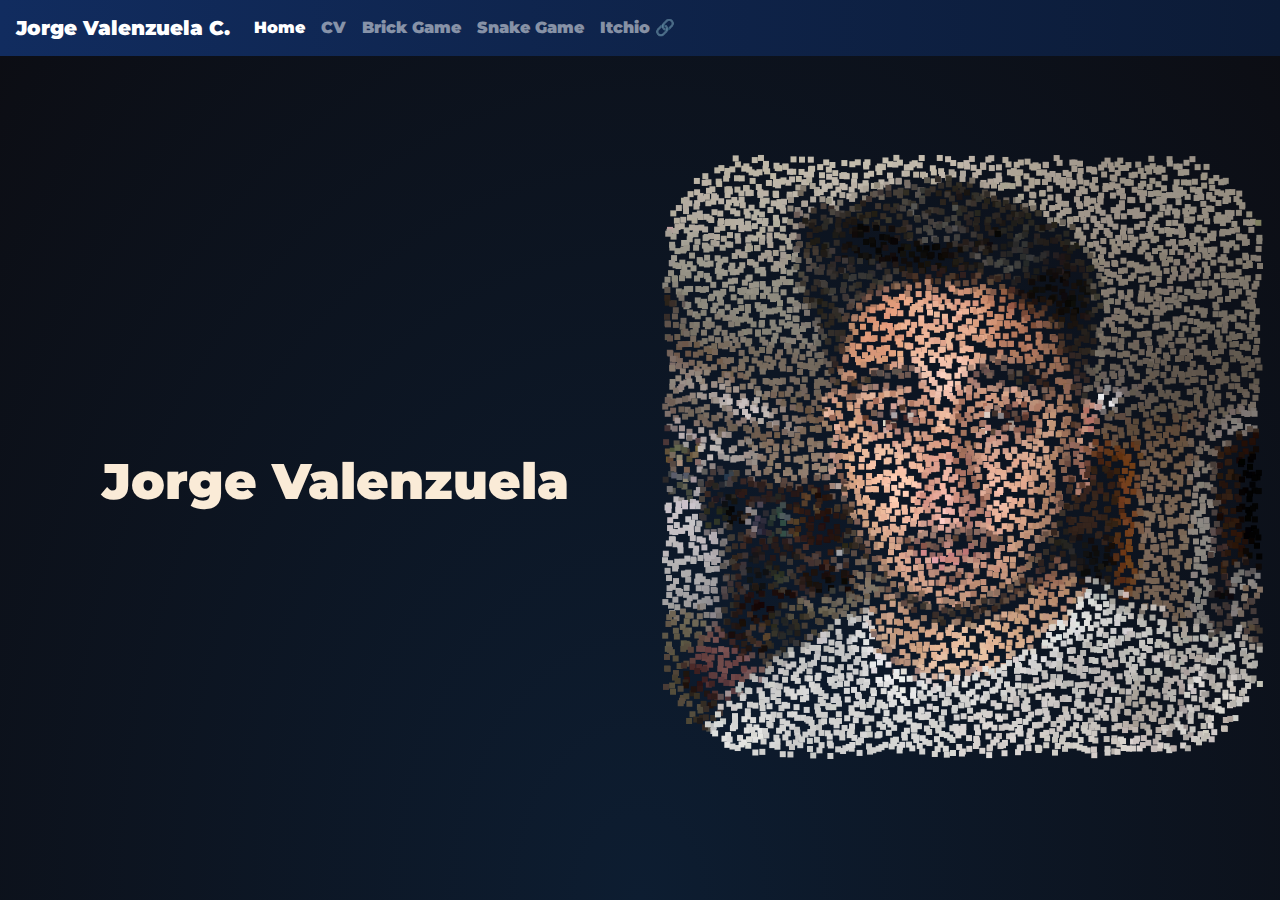
<file: index_og.html>
<!doctype html>
<html lang="en">
  <head>
    <meta charset="utf-8">
    <meta name="viewport" content="width=device-width, initial-scale=1">
    <title>Jorge Valenzuela's Home Page</title>
    <link rel="stylesheet" href="https://stackpath.bootstrapcdn.com/bootstrap/4.3.1/css/bootstrap.min.css" integrity="sha384-ggOyR0iXCbMQv3Xipma34MD+dH/1fQ784/j6cY/iJTQUOhcWr7x9JvoRxT2MZw1T" crossorigin="anonymous">
    <script src="https://code.jquery.com/jquery-3.3.1.slim.min.js" integrity="sha384-q8i/X+965DzO0rT7abK41JStQIAqVgRVzpbzo5smXKp4YfRvH+8abtTE1Pi6jizo" crossorigin="anonymous"></script>
    <script src="https://cdnjs.cloudflare.com/ajax/libs/popper.js/1.14.7/umd/popper.min.js" integrity="sha384-UO2eT0CpHqdSJQ6hJty5KVphtPhzWj9WO1clHTMGa3JDZwrnQq4sF86dIHNDz0W1" crossorigin="anonymous"></script>
    <script src="https://stackpath.bootstrapcdn.com/bootstrap/4.3.1/js/bootstrap.min.js" integrity="sha384-JjSmVgyd0p3pXB1rRibZUAYoIIy6OrQ6VrjIEaFf/nJGzIxFDsf4x0xIM+B07jRM" crossorigin="anonymous"></script>
    <link rel="preconnect" href="https://fonts.googleapis.com">
    <link rel="preconnect" href="https://fonts.gstatic.com" crossorigin>
    <link href="https://fonts.googleapis.com/css2?family=Montserrat:wght@500&display=swap" rel="stylesheet">
    <link rel="stylesheet" href="css/style.css">
  </head>
  <body style="background-color: rgb(44, 44, 44);">
    <nav class="navbar navbar-expand-lg navbar-dark bg-dark gradient-custom" style="height: 56px; z-index: 950;">
      <a class="navbar-brand" href="#">Jorge Valenzuela C.</a>
      <button class="navbar-toggler" type="button" data-toggle="collapse" data-target="#navbarSupportedContent" aria-controls="navbarSupportedContent" aria-expanded="false" aria-label="Toggle navigation">
        <span class="navbar-toggler-icon"></span>
      </button>
      <div class="collapse navbar-collapse" id="navbarSupportedContent">
        <ul class="navbar-nav mr-auto">
          <li class="nav-item active">
            <a class="nav-link" href="index.html"> Home <span class="sr-only">(current)</span></a>
          </li>
          <li class="nav-item">
            <a class="nav-link" href="CV.html">CV</a>
          </li>
          <li class="nav-item">
            <a class="nav-link" href="particle.html">Brick Game</a>
          </li>
          <li class="nav-item">
            <a class="nav-link" href="snake.html">Snake Game</a>
          </li>
          <li class="nav-item">
            <a class="nav-link" href="https://n4xx.itch.io">Itchio 🔗</a>
          </li>
        </ul>
      </div>
    </nav>
   


    <div class="container-fluid context", style="position: fixed">
      <div class="row align-items-center" style=" height: 100vh;">
        <div class="col" style="display: flex;
        justify-content: center;">
          <h1 class="ml10" style="color: antiquewhite;">
            Jorge Valenzuela
          </h1>
        </div>
        <div class="col d-none d-md-block" style="height: 100%;">
          <canvas id="canvas2"></canvas>
        </div>
      </div>
    </div>
    <div style="display: none;">
      <img id="image1" src="img/foto.png" style="width: 100%; height: 100%; border-radius: 25px; display: none;">
    </div>
    <script src="https://cdn.jsdelivr.net/npm/bootstrap@5.2.2/dist/js/bootstrap.bundle.min.js" integrity="sha384-OERcA2EqjJCMA+/3y+gxIOqMEjwtxJY7qPCqsdltbNJuaOe923+mo//f6V8Qbsw3" crossorigin="anonymous"></script>
    <script src="js/particles.js"></script>

    
    <div class="area" >
      <ul class="circles">
              <li></li>
              <li></li>
              <li></li>
              <li></li>
              <li></li>
              <li></li>
              <li></li>
              <li></li>
              <li></li>
              <li></li>
      </ul>
    </div >

  </body>
</html>
</file>
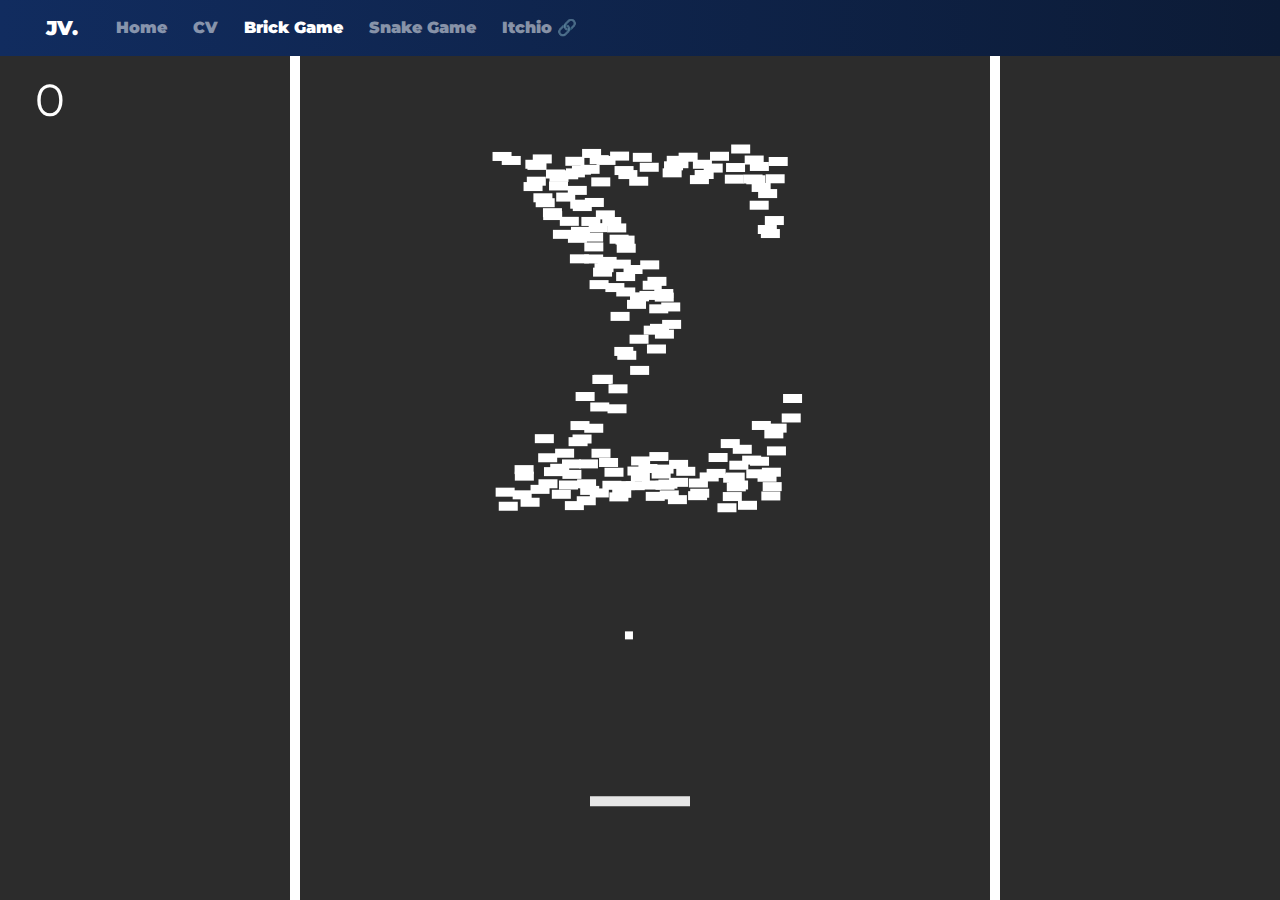
<file: particle.html>
<!DOCTYPE html>
<html lang="en">

<head>
    <meta charset="UTF-8">
    <meta http-equiv="X-UA-Compatible" content="IE-edge">
    <meta name="viewport" content="width=device-width,initial-scale=1">
    <title>Jorge Valenzuela</title>
    <link rel="preconnect" href="https://fonts.googleapis.com">
    <link rel="preconnect" href="https://fonts.gstatic.com" crossorigin>
    <link href="https://fonts.googleapis.com/css2?family=Montserrat:wght@500&display=swap" rel="stylesheet">
    <link rel="stylesheet" href="https://stackpath.bootstrapcdn.com/bootstrap/4.3.1/css/bootstrap.min.css"
        integrity="sha384-ggOyR0iXCbMQv3Xipma34MD+dH/1fQ784/j6cY/iJTQUOhcWr7x9JvoRxT2MZw1T" crossorigin="anonymous">
    <script src="https://code.jquery.com/jquery-3.3.1.slim.min.js"
        integrity="sha384-q8i/X+965DzO0rT7abK41JStQIAqVgRVzpbzo5smXKp4YfRvH+8abtTE1Pi6jizo"
        crossorigin="anonymous"></script>
    <script src="https://cdnjs.cloudflare.com/ajax/libs/popper.js/1.14.7/umd/popper.min.js"
        integrity="sha384-UO2eT0CpHqdSJQ6hJty5KVphtPhzWj9WO1clHTMGa3JDZwrnQq4sF86dIHNDz0W1"
        crossorigin="anonymous"></script>
    <script src="https://stackpath.bootstrapcdn.com/bootstrap/4.3.1/js/bootstrap.min.js"
        integrity="sha384-JjSmVgyd0p3pXB1rRibZUAYoIIy6OrQ6VrjIEaFf/nJGzIxFDsf4x0xIM+B07jRM"
        crossorigin="anonymous"></script>
    <link rel="stylesheet" href="css/style2.css">

</head>

<body>
    <nav class="navbar navbar-expand-lg navbar-dark bg-dark gradient-custom" style="min-height: 56px; z-index: 950;">
        <a class="navbar-brand" href="index.html" , style="margin-left:30px; margin-right:30px;">JV.</a>
        <button class="navbar-toggler" type="button" data-toggle="collapse" data-target="#navbarSupportedContent"
            aria-controls="navbarSupportedContent" aria-expanded="false" aria-label="Toggle navigation">
            <span class="navbar-toggler-icon"></span>
        </button>
        <div class="collapse navbar-collapse" id="navbarSupportedContent">
            <ul class="navbar-nav mr-auto">
                <li class="nav-item">
                    <a class="nav-link" href="index.html" style="margin-right:10px;"> Home <span
                            class="sr-only">(current)</span></a>
                </li>
                <li class="nav-item">
                    <a class="nav-link" href="CV.html" style="margin-right:10px" ;>CV</a>
                </li>
                <li class="nav-item  active">
                    <a class="nav-link" href="particle.html" style="margin-right:10px">Brick Game</a>
                </li>
                <li class="nav-item">
                    <a class="nav-link" href="snake.html" style="margin-right:10px">Snake Game</a>
                </li>
                <li class="nav-item">
                    <a class="nav-link" href="https://n4xx.itch.io" style="margin-right:10px">Itchio 🔗</a>
                </li>
            </ul>
        </div>
    </nav>

    <audio id="theAudio" controls hidden>
        <source src="./img/hit.wav" type="audio/wav" , style="display: none">
    </audio>
    <div, style="margin: 0; height: 100%; overflow: hidden">
        <canvas id="canvas1"></canvas>
        </div>
        <img id="image1"
            src="[data-uri]">
        <img id="image2"
            src="[data-uri]">
        <img id="image3"
            src="[data-uri]">
        <img id="image4"
            src="[data-uri]">
        <img id="image5" src="img/integral.png">
        <img id="image6" src="img/rainbow.png">
        <script src="js/particlesBricks.js"></script>
</body>

</html>
</file>
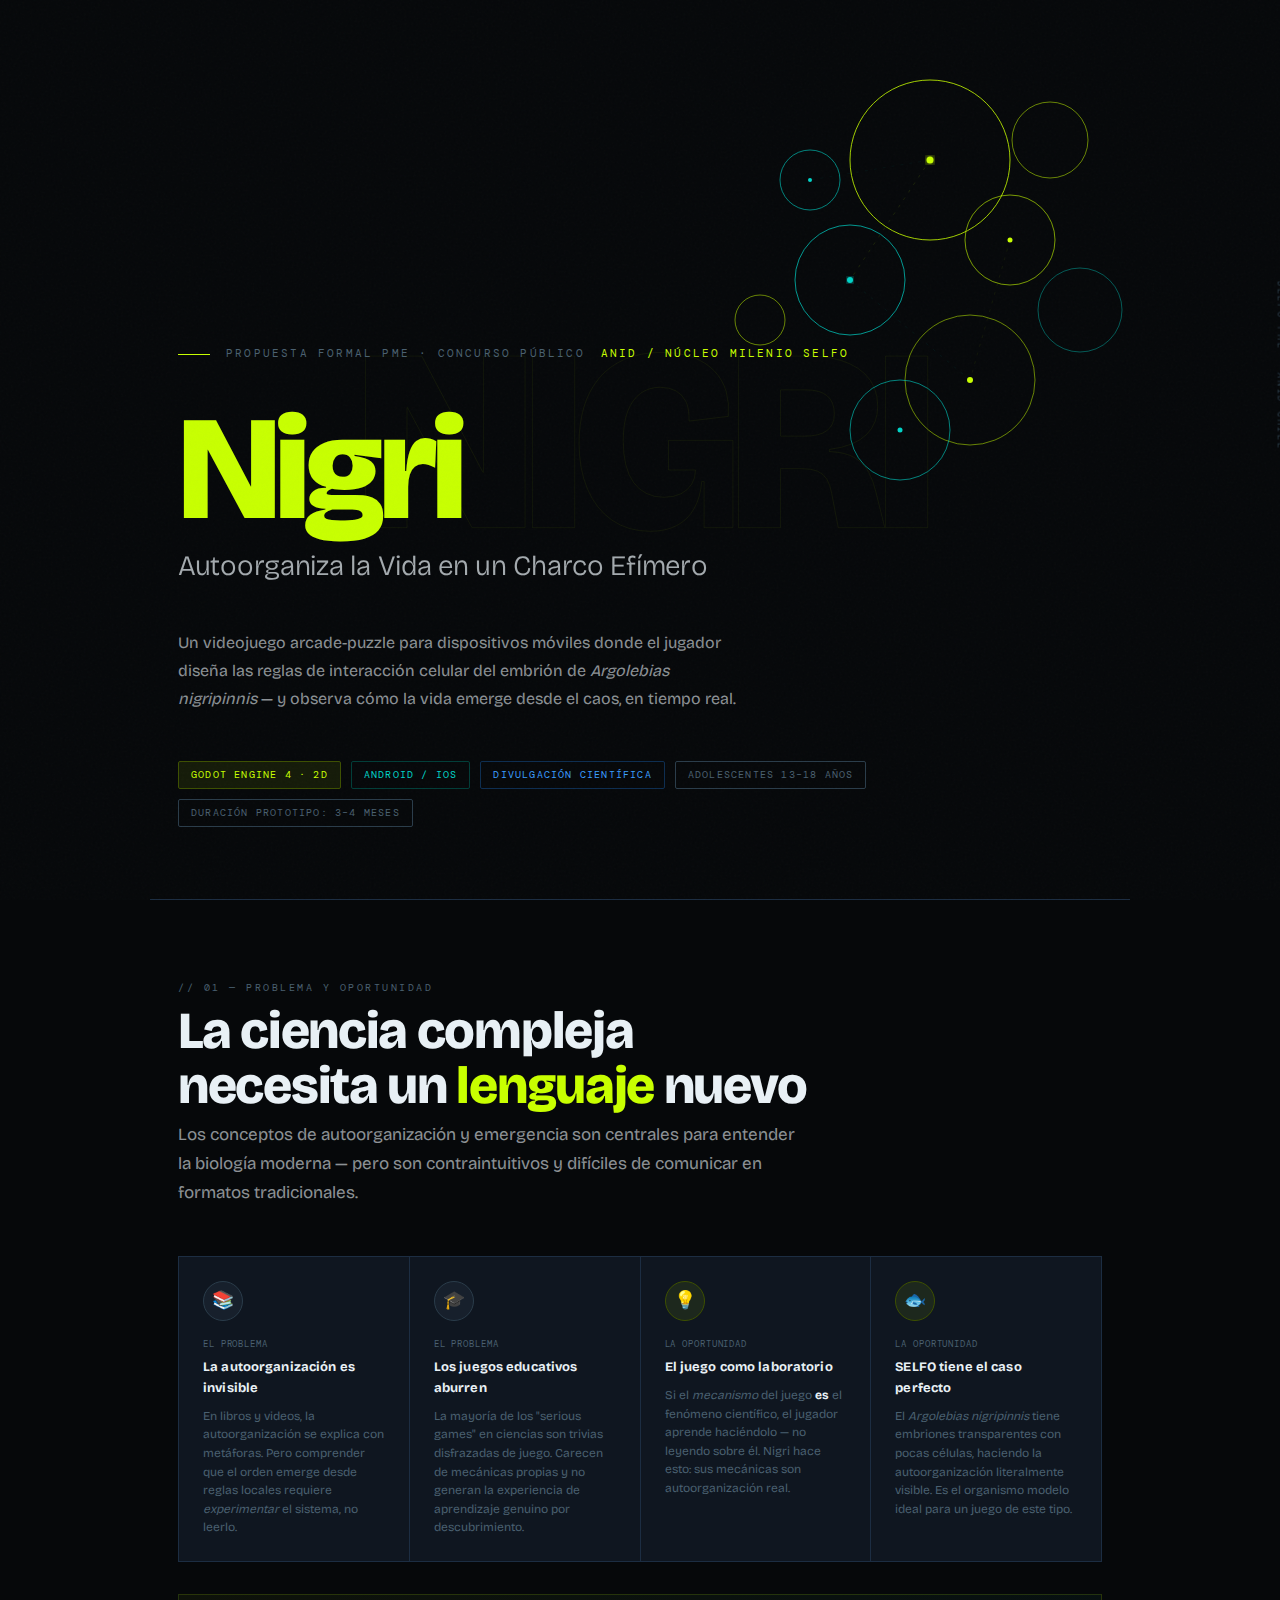
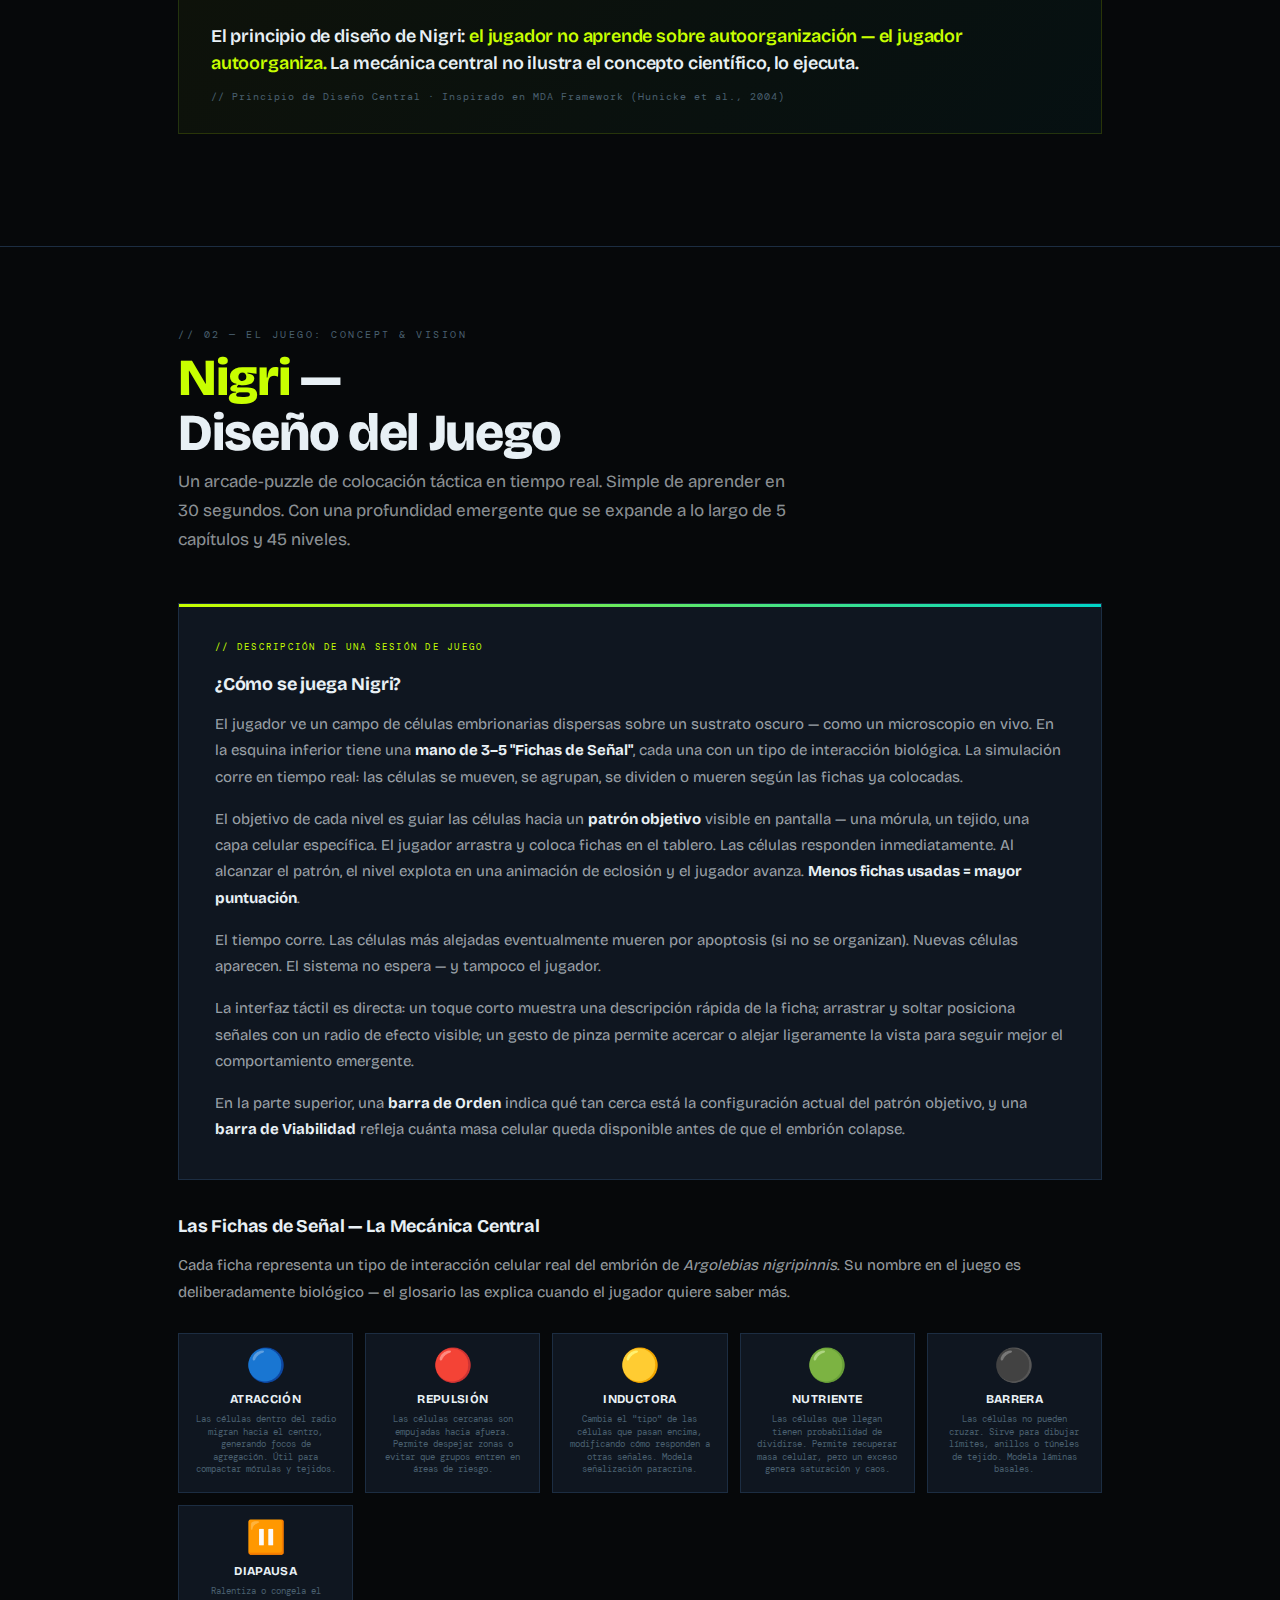
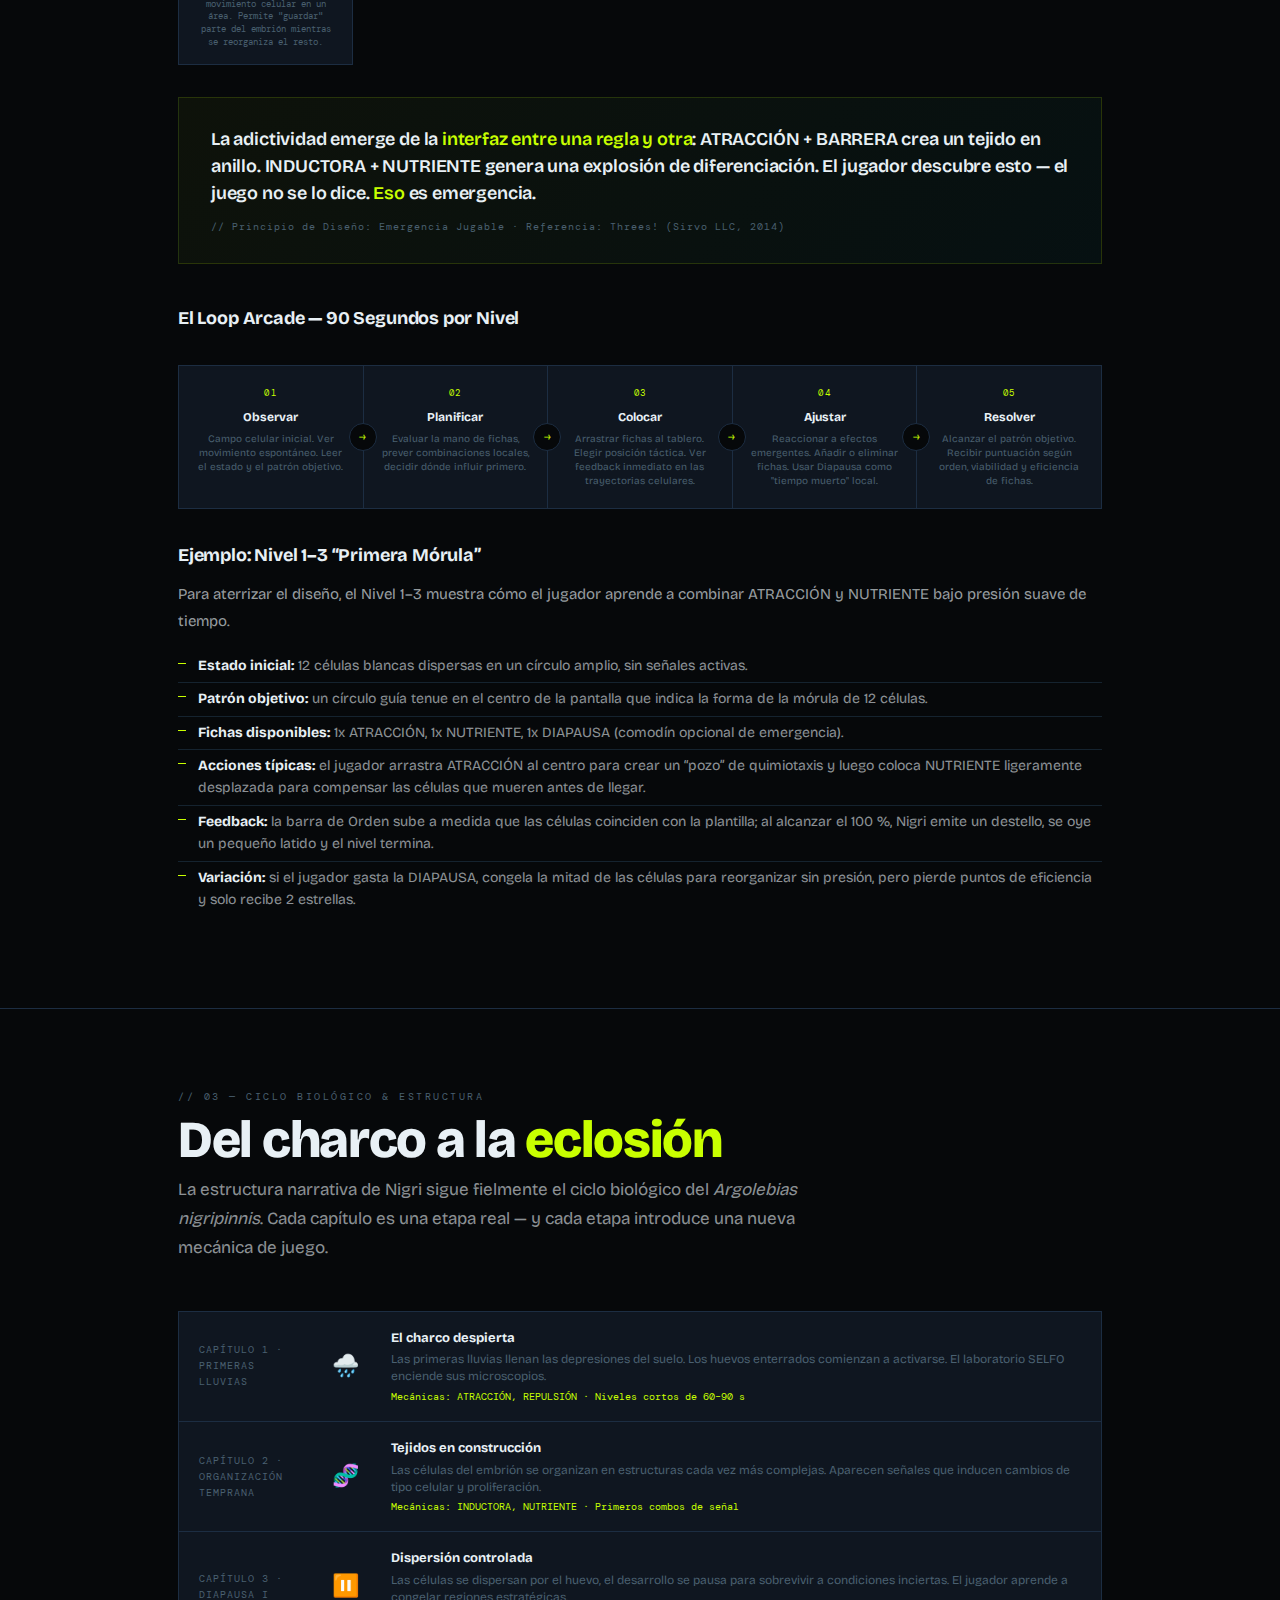
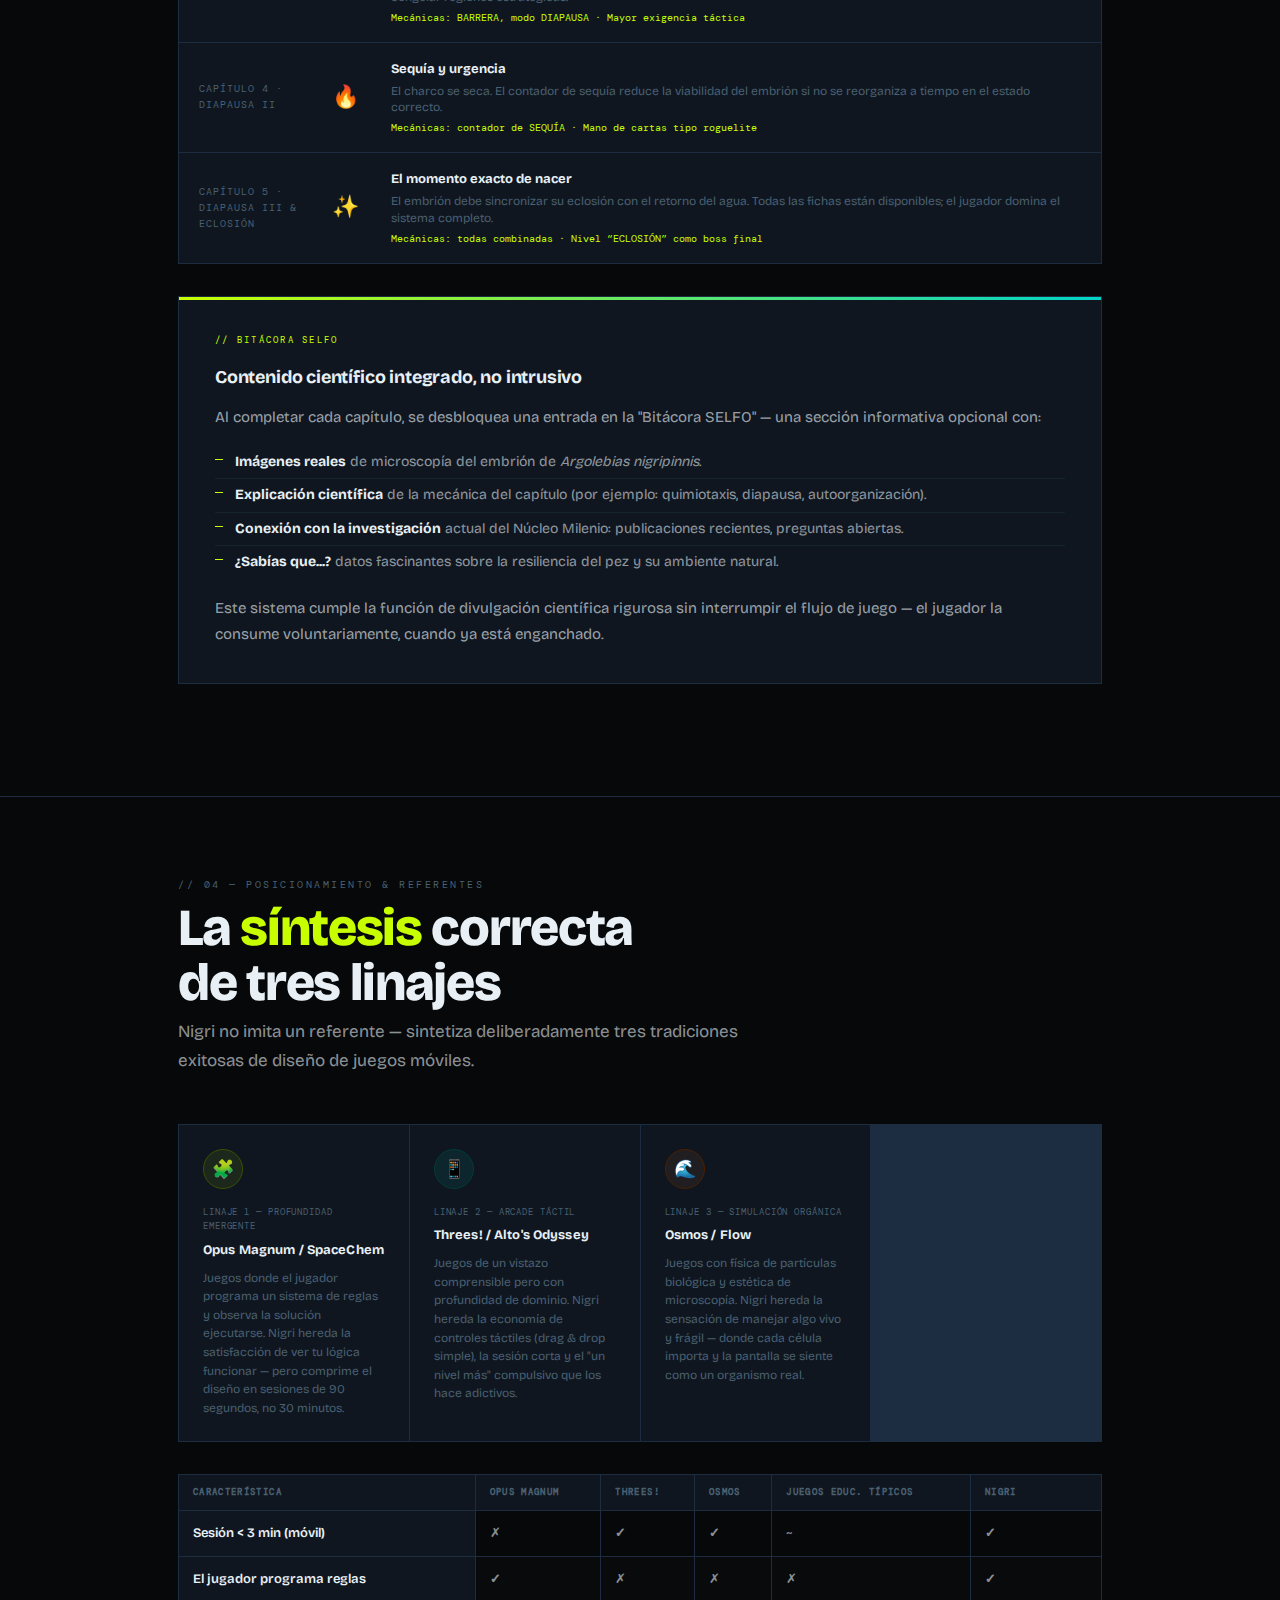
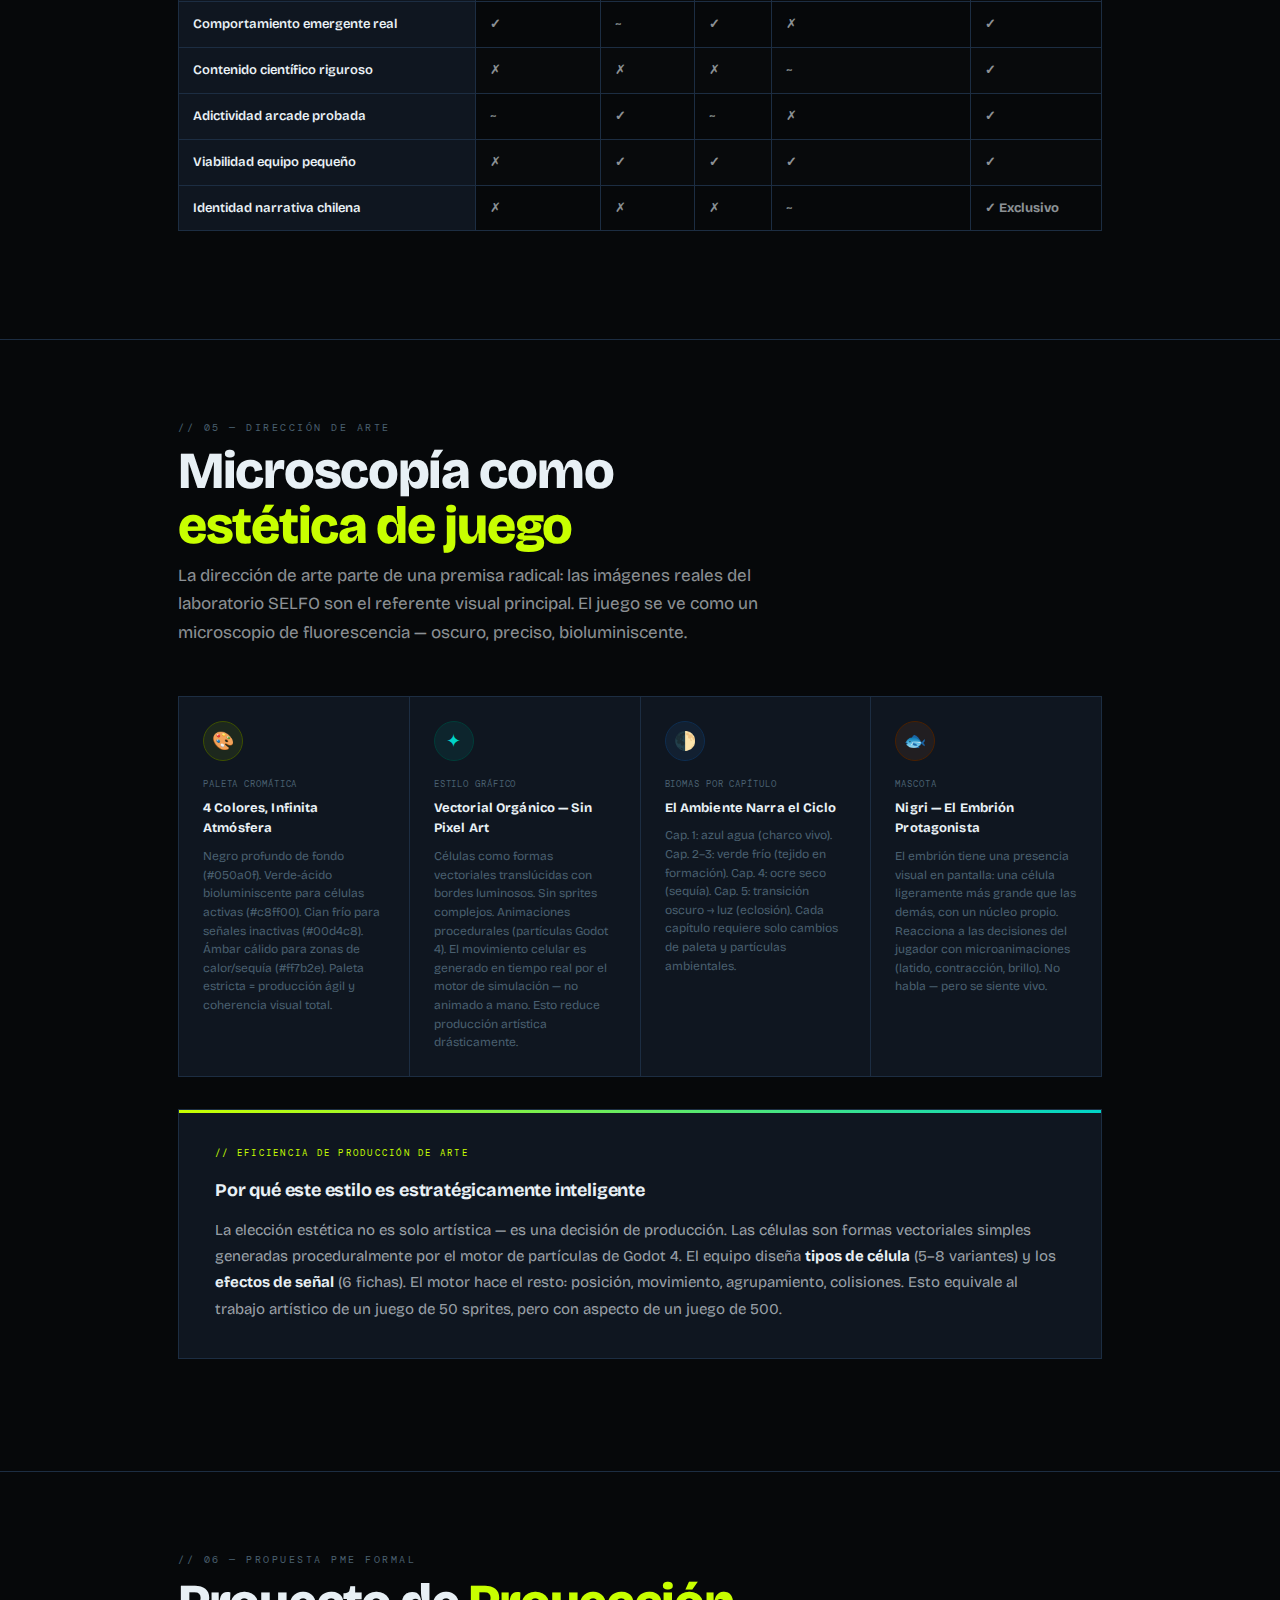
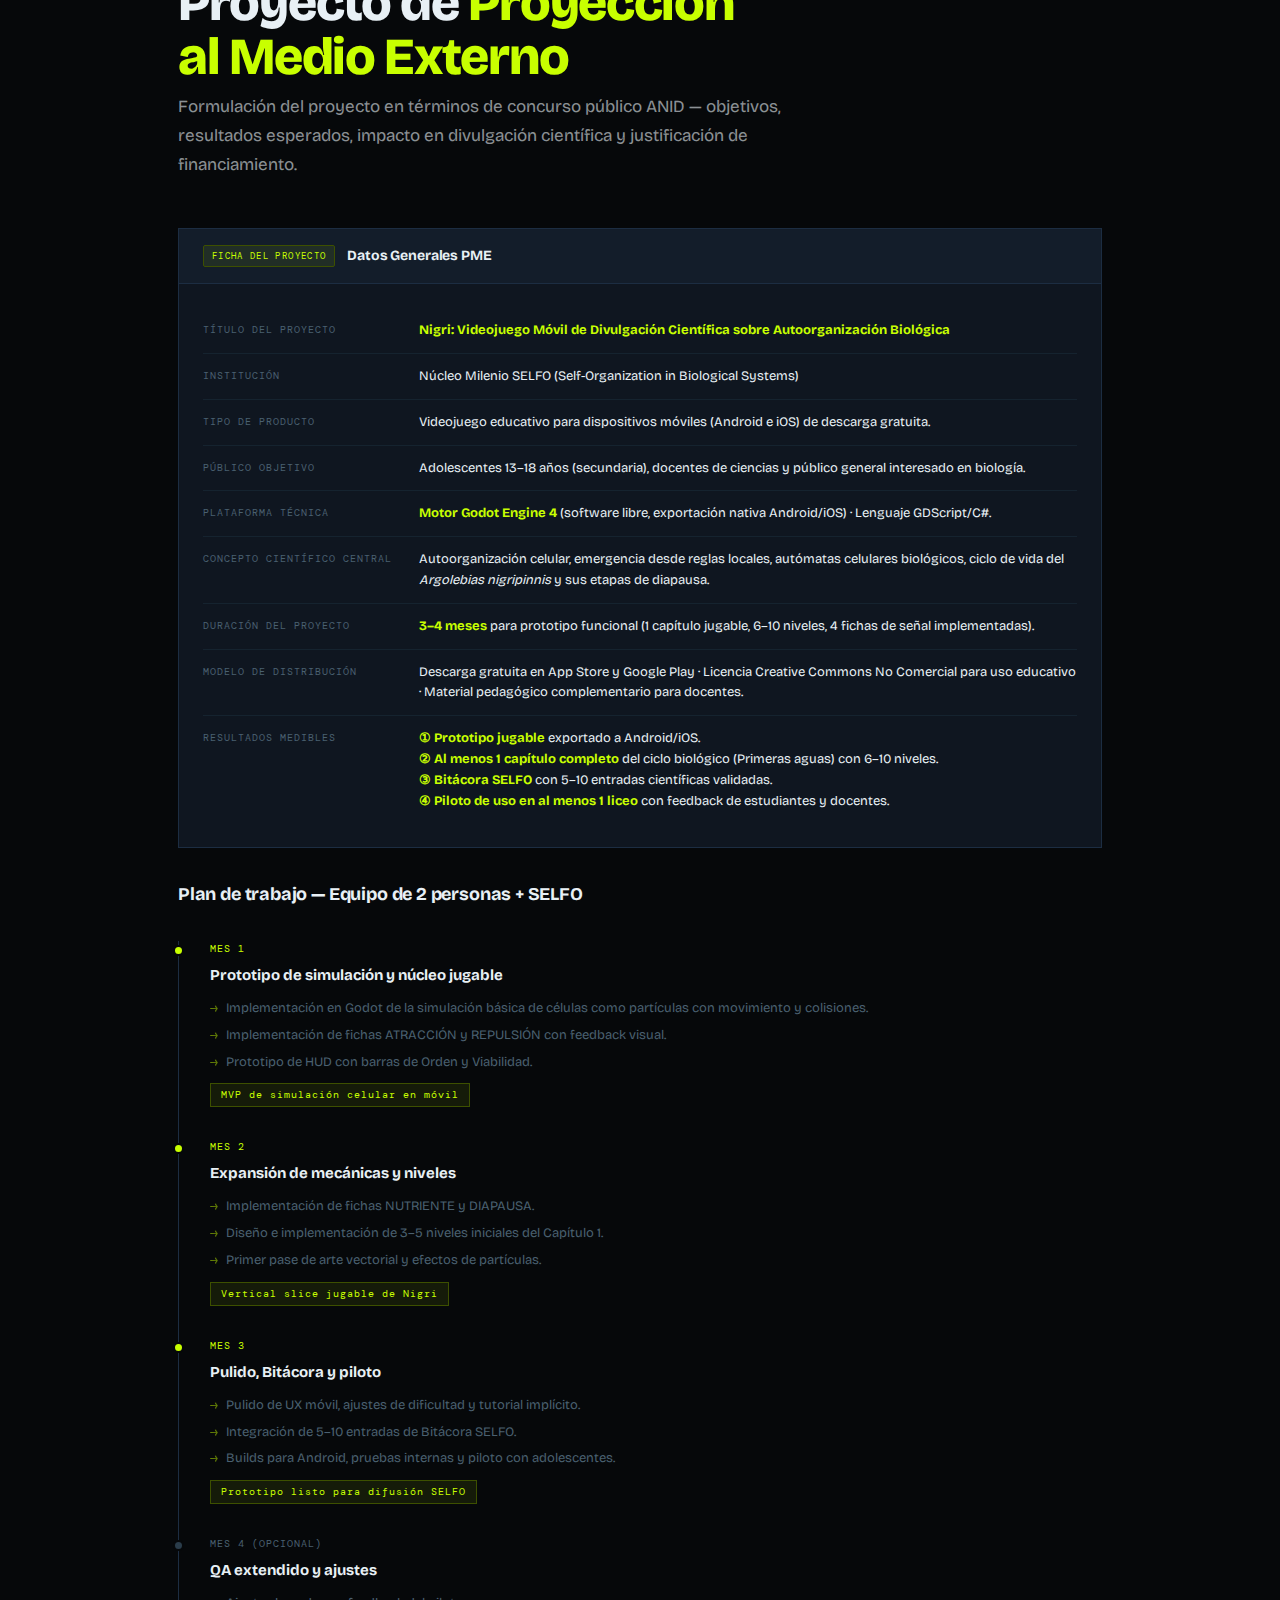
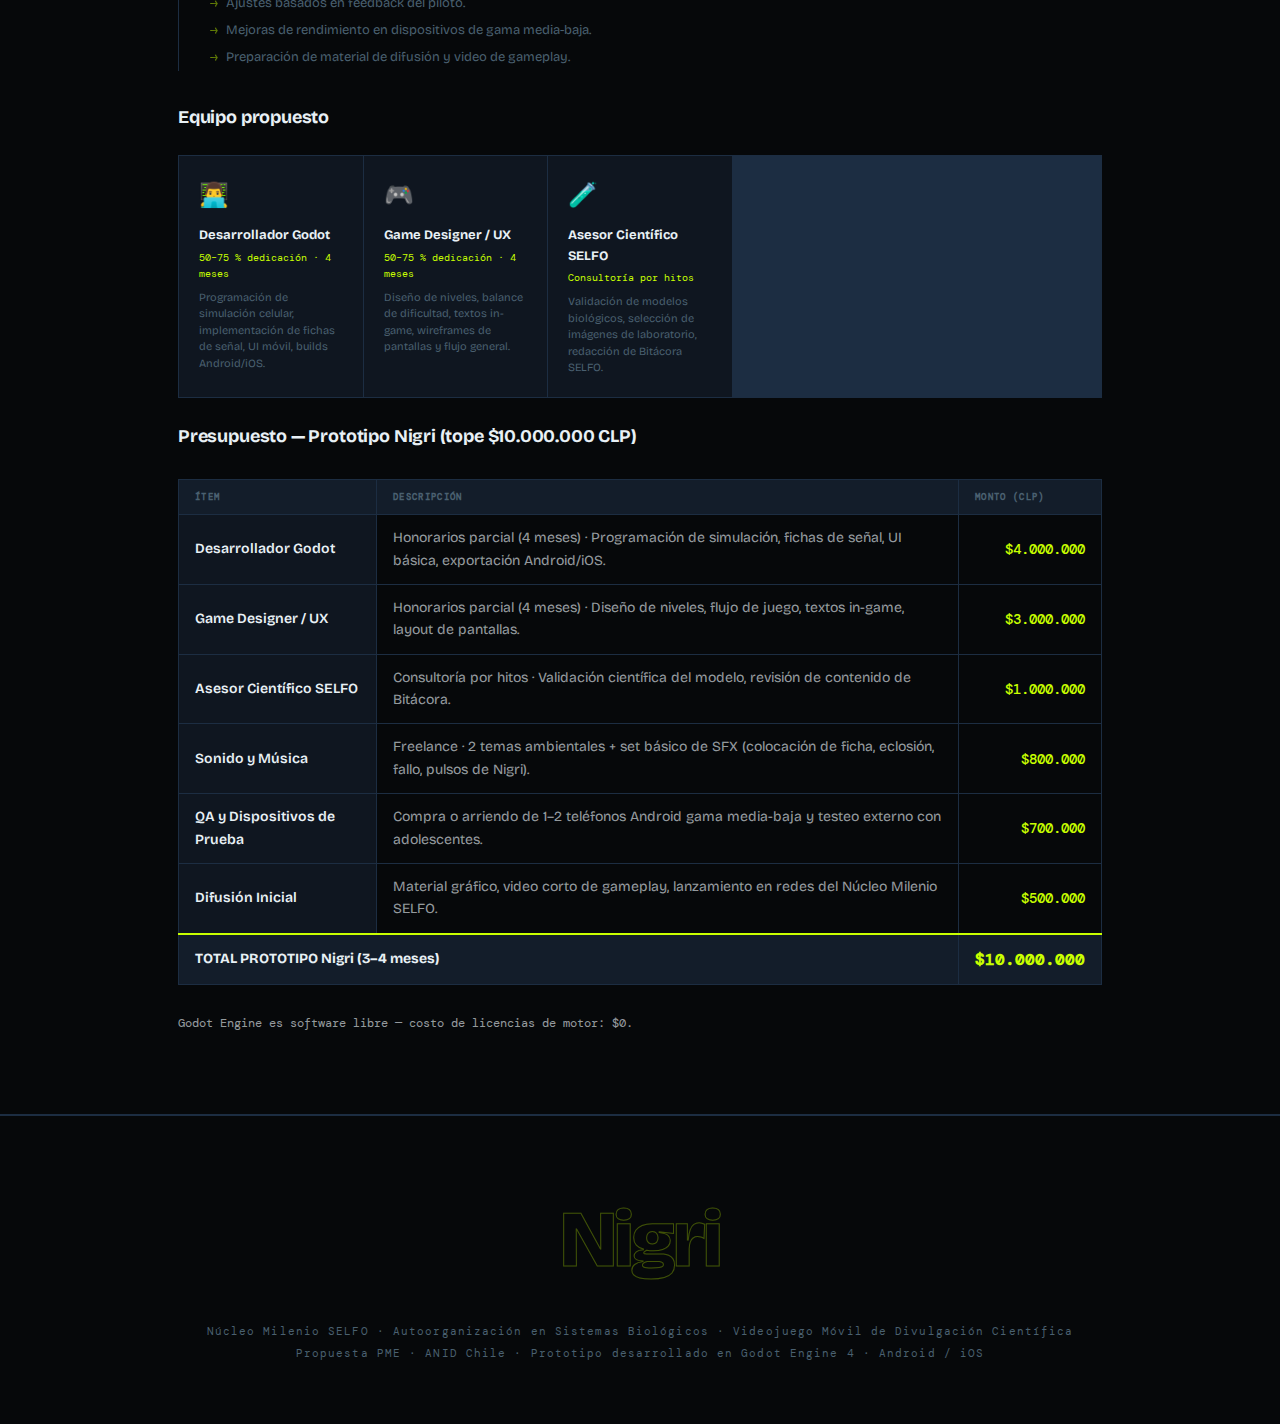
<file: selfo_PME.html>
<!DOCTYPE html>
<html lang="es">
<head>
<meta charset="UTF-8">
<meta name="viewport" content="width=device-width, initial-scale=1.0">
<title>Nigri — Propuesta PME · Núcleo Milenio SELFO</title>
<link href="https://fonts.googleapis.com/css2?family=DM+Mono:ital,wght@0,300;0,400;0,500;1,300&family=Bricolage+Grotesque:opsz,wght@12..96,300;12..96,400;12..96,600;12..96,700;12..96,800&display=swap" rel="stylesheet">
<style>
:root {
  --bg: #06080a;
  --bg2: #0b0f14;
  --surface: #0f1620;
  --surface2: #131d2a;
  --border: #1c2d42;
  --border-soft: #15232f;

  --acid: #c8ff00;
  --acid-dim: #3d5000;
  --acid-glow: rgba(200,255,0,0.08);

  --blue: #3a9eff;
  --blue-dim: #0d2d50;
  --teal: #00d4c8;
  --teal-dim: #003d38;
  --orange: #ff7b2e;
  --orange-dim: #4a2000;
  --pink: #ff4da6;
  --pink-dim: #4a0025;
  --white: #e8f0f5;
  --muted: #4a6070;
  --muted2: #2a3c4a;

  --mono: 'DM Mono', monospace;
  --sans: 'Bricolage Grotesque', sans-serif;
}
*{margin:0;padding:0;box-sizing:border-box}
html{scroll-behavior:smooth}
body{
  background:var(--bg);
  color:var(--white);
  font-family:var(--sans);
  line-height:1.6;
  overflow-x:hidden;
}

/* ─── GRAIN ─── */
body::after{
  content:'';
  position:fixed;inset:0;z-index:9999;
  pointer-events:none;
  background-image:url("data:image/svg+xml,%3Csvg viewBox='0 0 512 512' xmlns='http://www.w3.org/2000/svg'%3E%3Cfilter id='g'%3E%3CfeTurbulence type='fractalNoise' baseFrequency='0.75' numOctaves='4' stitchTiles='stitch'/%3E%3C/filter%3E%3Crect width='100%25' height='100%25' filter='url(%23g)' opacity='0.035'/%3E%3C/svg%3E");
  opacity:0.6;
}

/* ─── LAYOUT ─── */
.wrap{max-width:980px;margin:0 auto;padding:0 28px}

/* ─── HERO ─── */
.hero{
  min-height:100vh;
  display:flex;flex-direction:column;justify-content:flex-end;
  padding-bottom:72px;
  position:relative;
  border-bottom:1px solid var(--border);
  overflow:hidden;
}

/* Big background text */
.hero-bg-word{
  position:absolute;
  top:50%;left:50%;
  transform:translate(-50%,-52%);
  font-size:clamp(120px,22vw,260px);
  font-weight:800;
  color:transparent;
  -webkit-text-stroke:1px rgba(200,255,0,0.06);
  white-space:nowrap;
  letter-spacing:-0.05em;
  pointer-events:none;
  user-select:none;
  z-index:0;
}

/* Animated cell field */
.cell-canvas{
  position:absolute;
  inset:0;
  z-index:0;
}

.hero-content{position:relative;z-index:1}
.hero-eyebrow{
  font-family:var(--mono);
  font-size:11px;
  letter-spacing:0.2em;
  color:var(--muted);
  text-transform:uppercase;
  margin-bottom:40px;
  display:flex;align-items:center;gap:16px;
}
.hero-eyebrow::before{
  content:'';
  display:inline-block;
  width:32px;height:1px;
  background:var(--acid);
}
.hero-eyebrow span{color:var(--acid)}

.hero-title{
  font-size:clamp(72px,14vw,148px);
  font-weight:800;
  line-height:0.9;
  letter-spacing:-0.04em;
  color:var(--acid);
  margin-bottom:8px;
}
.hero-subtitle{
  font-size:clamp(18px,3vw,28px);
  font-weight:300;
  color:var(--white);
  opacity:0.7;
  letter-spacing:-0.01em;
  margin-bottom:40px;
}
.hero-desc{
  max-width:560px;
  font-size:16px;
  color:rgba(232,240,245,0.6);
  line-height:1.75;
  margin-bottom:48px;
}

/* Status pills */
.status-row{
  display:flex;flex-wrap:wrap;gap:10px;
}
.pill{
  font-family:var(--mono);
  font-size:10px;
  letter-spacing:0.12em;
  text-transform:uppercase;
  padding:5px 12px;
  border:1px solid;
  border-radius:2px;
}
.pill-acid{color:var(--acid);border-color:var(--acid-dim);background:var(--acid-glow)}
.pill-blue{color:var(--blue);border-color:var(--blue-dim)}
.pill-teal{color:var(--teal);border-color:var(--teal-dim)}
.pill-muted{color:var(--muted);border-color:var(--muted2)}

/* ─── SECTION ─── */
.section{
  padding:80px 0;
  border-bottom:1px solid var(--border);
}
.section-id{
  font-family:var(--mono);
  font-size:10px;
  letter-spacing:0.25em;
  color:var(--muted);
  text-transform:uppercase;
  margin-bottom:8px;
}
.section-title{
  font-size:clamp(32px,5vw,52px);
  font-weight:800;
  letter-spacing:-0.025em;
  color:var(--white);
  line-height:1.05;
  margin-bottom:8px;
}
.section-title em{
  color:var(--acid);
  font-style:normal;
}
.section-lead{
  font-size:17px;
  color:rgba(232,240,245,0.6);
  max-width:620px;
  line-height:1.7;
  margin-bottom:48px;
}

h3{
  font-size:18px;
  font-weight:700;
  color:var(--white);
  margin-bottom:12px;
  letter-spacing:-0.01em;
}
p{font-size:15px;color:rgba(232,240,245,0.65);line-height:1.75;margin-bottom:16px}
p:last-child{margin-bottom:0}
strong{color:var(--white)}

/* ─── CONCEPT FRAME ─── */
.concept-frame{
  background:var(--surface);
  border:1px solid var(--border);
  padding:36px;
  position:relative;
  margin:32px 0;
}
.concept-frame::before{
  content:'';
  position:absolute;
  top:0;left:0;right:0;
  height:3px;
  background:linear-gradient(90deg,var(--acid),var(--teal));
}
.cf-label{
  font-family:var(--mono);
  font-size:9px;
  letter-spacing:0.25em;
  color:var(--acid);
  text-transform:uppercase;
  margin-bottom:16px;
}

/* ─── KEY INSIGHT ─── */
.insight{
  background:linear-gradient(135deg,rgba(200,255,0,0.04),rgba(0,212,200,0.04));
  border:1px solid rgba(200,255,0,0.15);
  padding:28px 32px;
  margin:32px 0;
  position:relative;
}
.insight blockquote{
  font-size:18px;
  font-weight:600;
  color:var(--white);
  line-height:1.5;
  letter-spacing:-0.01em;
}
.insight blockquote em{color:var(--acid);font-style:normal}
.insight-source{
  font-family:var(--mono);
  font-size:10px;
  color:var(--muted);
  margin-top:12px;
  letter-spacing:0.1em;
}

/* ─── MECHANIC TILES ─── */
.tile-grid{
  display:grid;
  grid-template-columns:repeat(auto-fill,minmax(220px,1fr));
  gap:1px;
  background:var(--border);
  border:1px solid var(--border);
  margin:32px 0;
}
.tile{
  background:var(--surface);
  padding:24px;
  position:relative;
  cursor:default;
  transition:background 0.2s;
}
.tile:hover{background:var(--surface2)}
.tile-icon{
  width:40px;height:40px;
  border-radius:50%;
  display:flex;align-items:center;justify-content:center;
  font-size:18px;
  margin-bottom:16px;
  border:1px solid;
}
.tile-icon-acid{background:rgba(200,255,0,0.08);border-color:var(--acid-dim);color:var(--acid)}
.tile-icon-teal{background:rgba(0,212,200,0.08);border-color:var(--teal-dim);color:var(--teal)}
.tile-icon-orange{background:rgba(255,123,46,0.08);border-color:var(--orange-dim);color:var(--orange)}
.tile-icon-blue{background:rgba(58,158,255,0.08);border-color:var(--blue-dim);color:var(--blue)}
.tile-icon-pink{background:rgba(255,77,166,0.08);border-color:var(--pink-dim);color:var(--pink)}
.tile-icon-muted{background:rgba(74,96,112,0.15);border-color:var(--muted2);color:var(--muted)}
.tile h4{font-size:13px;font-weight:700;color:var(--white);margin-bottom:8px;letter-spacing:0.01em}
.tile p{font-size:12px;color:var(--muted);line-height:1.55;margin:0}
.tile .tile-badge{
  font-family:var(--mono);
  font-size:9px;
  letter-spacing:0.1em;
  text-transform:uppercase;
  color:var(--muted);
  margin-bottom:6px;
  display:block;
}

/* ─── SIGNAL TILE VISUAL ─── */
.signal-rules{
  display:grid;
  grid-template-columns:repeat(auto-fill,minmax(160px,1fr));
  gap:12px;
  margin:28px 0;
}
.signal-card{
  background:var(--surface);
  border:1px solid var(--border);
  padding:16px;
  text-align:center;
}
.signal-sym{
  font-size:32px;
  margin-bottom:8px;
  display:block;
  line-height:1;
}
.signal-name{
  font-weight:700;
  font-size:12px;
  color:var(--white);
  margin-bottom:4px;
  letter-spacing:0.03em;
}
.signal-bio{
  font-family:var(--mono);
  font-size:9px;
  color:var(--muted);
  line-height:1.4;
}

/* ─── LOOP DIAGRAM ─── */
.loop-row{
  display:flex;
  align-items:stretch;
  gap:0;
  margin:32px 0;
  overflow-x:auto;
}
.loop-step{
  flex:1;
  min-width:120px;
  background:var(--surface);
  border:1px solid var(--border);
  padding:20px 16px;
  text-align:center;
  position:relative;
}
.loop-step+.loop-step{
  border-left:none;
}
.loop-arrow{
  position:absolute;
  right:-14px;top:50%;
  transform:translateY(-50%);
  z-index:2;
  width:28px;height:28px;
  background:var(--bg);
  border:1px solid var(--border);
  border-radius:50%;
  display:flex;align-items:center;justify-content:center;
  font-size:11px;
  color:var(--acid);
}
.loop-step:last-child .loop-arrow{display:none}
.ls-num{
  font-family:var(--mono);
  font-size:9px;
  color:var(--acid);
  letter-spacing:0.15em;
  margin-bottom:8px;
  text-transform:uppercase;
}
.ls-title{font-size:12px;font-weight:700;color:var(--white);margin-bottom:4px}
.ls-desc{font-size:10px;color:var(--muted);line-height:1.4}
.ls-accent{color:var(--acid)}

/* ─── NARRATIVE ARC ─── */
.arc-grid{
  display:grid;
  grid-template-columns:1fr;
  gap:1px;
  background:var(--border);
  border:1px solid var(--border);
  margin:28px 0;
}
.arc-item{
  background:var(--surface);
  display:grid;
  grid-template-columns:100px 60px 1fr;
  align-items:center;
  padding:16px 20px;
  gap:16px;
}
.arc-item:hover{background:var(--surface2)}
.arc-chapter{
  font-family:var(--mono);
  font-size:10px;
  color:var(--muted);
  text-transform:uppercase;
  letter-spacing:0.1em;
}
.arc-icon{font-size:22px;text-align:center}
.arc-content h5{font-size:13px;font-weight:700;color:var(--white);margin-bottom:3px}
.arc-content p{font-size:12px;color:var(--muted);margin:0;line-height:1.4}
.arc-content .arc-mech{
  font-family:var(--mono);
  font-size:10px;
  color:var(--acid);
  margin-top:4px;
  display:block;
}

/* ─── COMPARISON ─── */
.gene-table{
  width:100%;border-collapse:collapse;
  font-size:13px;margin:28px 0;
}
.gene-table th{
  background:var(--surface);
  padding:10px 14px;
  font-family:var(--mono);
  font-size:9px;
  letter-spacing:0.15em;
  text-transform:uppercase;
  color:var(--muted);
  border:1px solid var(--border);
  text-align:left;
}
.gene-table td{
  padding:12px 14px;
  border:1px solid var(--border);
  vertical-align:top;
  color:rgba(232,240,245,0.6);
}
.gene-table td:first-child{
  color:var(--white);
  font-weight:600;
  background:var(--surface);
}
.gene-table tr:nth-child(even) td:not(:first-child){
  background:rgba(255,255,255,0.01);
}
.check{color:var(--acid);font-weight:700}
.x{color:var(--muted)}
.partial{color:var(--orange)}

/* ─── SCORES ─── */
.kpi-grid{
  display:grid;
  grid-template-columns:repeat(auto-fill,minmax(140px,1fr));
  gap:1px;
  background:var(--border);
  border:1px solid var(--border);
  margin:28px 0;
}
.kpi{
  background:var(--surface);
  padding:20px 16px;
  text-align:center;
}
.kpi-val{
  font-family:var(--mono);
  font-size:clamp(28px,4vw,38px);
  font-weight:500;
  color:var(--acid);
  line-height:1;
  margin-bottom:6px;
  letter-spacing:-0.02em;
}
.kpi-label{
  font-size:11px;
  color:var(--muted);
  text-transform:uppercase;
  letter-spacing:0.08em;
  font-family:var(--mono);
}

/* ─── BUDGET ─── */
.budget-table{
  width:100%;border-collapse:collapse;font-size:14px;margin:28px 0;
}
.budget-table th{
  background:var(--surface2);
  padding:10px 16px;
  font-family:var(--mono);
  font-size:9px;letter-spacing:0.15em;text-transform:uppercase;
  color:var(--muted);border:1px solid var(--border);
  text-align:left;
}
.budget-table td{
  padding:12px 16px;
  border:1px solid var(--border);
  color:rgba(232,240,245,0.65);
}
.budget-table td:first-child{color:var(--white);font-weight:600;background:var(--surface)}
.budget-table td:last-child{
  font-family:var(--mono);
  color:var(--acid);
  text-align:right;
  font-weight:500;
}
.budget-table tr.total td{
  background:var(--surface2);
  font-weight:700;
  border-top:2px solid var(--acid);
}
.budget-table tr.total td:last-child{
  font-size:16px;color:var(--acid);
}

/* ─── TIMELINE ─── */
.timeline{
  position:relative;
  margin:32px 0;
}
.timeline::before{
  content:'';
  position:absolute;
  left:0;top:0;bottom:0;
  width:1px;
  background:var(--border);
}
.tl-item{
  padding-left:32px;
  padding-bottom:32px;
  position:relative;
}
.tl-item:last-child{padding-bottom:0}
.tl-dot{
  position:absolute;
  left:-5px;top:4px;
  width:11px;height:11px;
  border-radius:50%;
  background:var(--acid);
  border:2px solid var(--bg);
}
.tl-dot.dim{background:var(--muted2)}
.tl-period{
  font-family:var(--mono);
  font-size:10px;
  color:var(--acid);
  letter-spacing:0.1em;
  text-transform:uppercase;
  margin-bottom:6px;
}
.tl-period.dim{color:var(--muted)}
.tl-title{font-size:15px;font-weight:700;color:var(--white);margin-bottom:8px}
.tl-list{list-style:none;margin:0}
.tl-list li{
  font-size:13px;
  color:var(--muted);
  padding:3px 0 3px 16px;
  position:relative;
}
.tl-list li::before{
  content:'→';
  position:absolute;left:0;
  color:var(--acid);
  opacity:0.5;
}
.tl-milestone{
  display:inline-block;
  margin-top:8px;
  font-family:var(--mono);
  font-size:10px;
  letter-spacing:0.1em;
  color:var(--acid);
  background:var(--acid-glow);
  border:1px solid var(--acid-dim);
  padding:3px 10px;
}

/* ─── TEAM ─── */
.team-grid{
  display:grid;
  grid-template-columns:repeat(auto-fill,minmax(170px,1fr));
  gap:1px;
  background:var(--border);
  border:1px solid var(--border);
  margin:24px 0;
}
.team-card{
  background:var(--surface);
  padding:20px;
}
.team-emoji{font-size:24px;margin-bottom:10px;display:block}
.team-role{font-size:13px;font-weight:700;color:var(--white);margin-bottom:4px}
.team-ded{
  font-family:var(--mono);
  font-size:10px;color:var(--acid);margin-bottom:8px;
}
.team-skills{font-size:11px;color:var(--muted);line-height:1.5}

/* ─── IMPACT ─── */
.impact-grid{
  display:grid;
  grid-template-columns:repeat(auto-fill,minmax(240px,1fr));
  gap:16px;
  margin:28px 0;
}
.impact-card{
  background:var(--surface);
  border:1px solid var(--border);
  padding:24px;
}
.impact-card h4{
  font-size:13px;font-weight:700;
  color:var(--white);margin-bottom:8px;
  letter-spacing:0.02em;
}
.impact-card p{font-size:12px;color:var(--muted);line-height:1.55;margin:0}
.impact-num{
  font-family:var(--mono);
  font-size:28px;
  font-weight:500;
  color:var(--acid);
  margin-bottom:6px;
  line-height:1;
}

/* ─── PME SECTION ─── */
.pme-box{
  background:var(--surface);
  border:1px solid var(--border);
  padding:0;
  margin:32px 0;
  overflow:hidden;
}
.pme-header{
  background:var(--surface2);
  padding:16px 24px;
  border-bottom:1px solid var(--border);
  display:flex;align-items:center;gap:12px;
}
.pme-header h3{margin:0;font-size:14px}
.pme-badge{
  font-family:var(--mono);
  font-size:9px;letter-spacing:0.15em;text-transform:uppercase;
  padding:3px 8px;
  background:var(--acid-glow);
  border:1px solid var(--acid-dim);
  color:var(--acid);
  border-radius:2px;
}
.pme-body{padding:24px}
.pme-row{
  display:grid;
  grid-template-columns:200px 1fr;
  gap:16px;
  padding:12px 0;
  border-bottom:1px solid var(--border-soft);
  align-items:start;
}
.pme-row:last-child{border-bottom:none}
.pme-key{
  font-family:var(--mono);
  font-size:10px;
  color:var(--muted);
  text-transform:uppercase;
  letter-spacing:0.1em;
  padding-top:2px;
}
.pme-val{font-size:13px;color:var(--white);line-height:1.6}
.pme-val strong{color:var(--acid)}

/* ─── FOOTER ─── */
.footer{
  padding:60px 0;
  text-align:center;
  border-top:1px solid var(--border);
}
.footer-name{
  font-size:clamp(48px,8vw,80px);
  font-weight:800;
  letter-spacing:-0.04em;
  color:transparent;
  -webkit-text-stroke:1px rgba(200,255,0,0.3);
  margin-bottom:16px;
}
.footer-meta{
  font-family:var(--mono);
  font-size:11px;
  color:var(--muted);
  letter-spacing:0.1em;
  line-height:2;
}

/* ─── STICKY SIDE LABEL ─── */
.side-label{
  position:fixed;
  right:0;top:50%;
  transform:translateY(-50%) rotate(90deg);
  transform-origin:right center;
  font-family:var(--mono);
  font-size:9px;
  letter-spacing:0.3em;
  color:var(--muted2);
  text-transform:uppercase;
  pointer-events:none;
  z-index:100;
}

/* ─── DIVIDER ─── */
.hr{width:48px;height:1px;background:var(--border);margin:32px 0}

/* ─── UTIL ─── */
.acid{color:var(--acid)}
.teal{color:var(--teal)}
.blue{color:var(--blue)}
.orange{color:var(--orange)}
.mono{font-family:var(--mono);font-size:12px}
ul.bullets{list-style:none;margin:12px 0}
ul.bullets li{
  font-size:14px;color:rgba(232,240,245,0.6);
  padding:5px 0 5px 20px;
  position:relative;
  border-bottom:1px solid var(--border-soft);
}
ul.bullets li:last-child{border-bottom:none}
ul.bullets li::before{content:'';position:absolute;left:0;top:13px;width:8px;height:1px;background:var(--acid)}

@media(max-width:600px){
  .arc-item{grid-template-columns:1fr;gap:8px}
  .pme-row{grid-template-columns:1fr}
  .loop-row{flex-direction:column}
  .loop-arrow{display:none}
}
</style>
</head>
<body>
<div class="side-label">SELFO PME · ANID Chile</div>

<!-- ══ HERO ══ -->
<div class="hero wrap">
  <div class="hero-bg-word">NIGRI</div>

  <!-- Animated SVG cells (igual que original) -->
  <svg class="cell-canvas" viewBox="0 0 980 700" xmlns="http://www.w3.org/2000/svg" preserveAspectRatio="xMidYMid slice">
    <defs>
      <style>
        .hc{animation:hcpulse 4s ease-in-out infinite;transform-box:fill-box;transform-origin:center}
        .hc1{animation-delay:0s}.hc2{animation-delay:.6s}.hc3{animation-delay:1.2s}
        .hc4{animation-delay:1.8s}.hc5{animation-delay:2.4s}.hc6{animation-delay:3s}
        .hc7{animation-delay:.3s}.hc8{animation-delay:.9s}.hc9{animation-delay:2.1s}
        @keyframes hcpulse{0%,100%{opacity:.12;r:inherit}50%{opacity:.28;r:inherit}}
        .hl{animation:hldash 3s linear infinite;stroke-dasharray:3 6}
        @keyframes hldash{to{stroke-dashoffset:-18}}
        .hdot{animation:hdotpulse 2.5s ease-in-out infinite;transform-box:fill-box;transform-origin:center}
        @keyframes hdotpulse{0%,100%{opacity:.3;transform:scale(1)}50%{opacity:.8;transform:scale(1.5)}}
        .floater{animation:hfloat 6s ease-in-out infinite;transform-box:fill-box;transform-origin:center}
        .floater2{animation:hfloat 8s ease-in-out infinite reverse;transform-box:fill-box;transform-origin:center}
        @keyframes hfloat{0%,100%{transform:translate(0,0)}33%{transform:translate(8px,-12px)}66%{transform:translate(-6px,8px)}}
      </style>
      <filter id="glow">
        <feGaussianBlur stdDeviation="3" result="b"/>
        <feMerge><feMergeNode in="b"/><feMergeNode in="SourceGraphic"/></feMerge>
      </filter>
    </defs>
    <!-- Scattered cells -->
    <circle class="hc hc1 floater" cx="780" cy="160" r="80" stroke="#c8ff00" stroke-width="0.8" fill="none"/>
    <circle class="hc hc2" cx="860" cy="240" r="45" stroke="#c8ff00" stroke-width="0.6" fill="none"/>
    <circle class="hc hc3 floater2" cx="700" cy="280" r="55" stroke="#00d4c8" stroke-width="0.7" fill="none"/>
    <circle class="hc hc4" cx="820" cy="380" r="65" stroke="#c8ff00" stroke-width="0.5" fill="none"/>
    <circle class="hc hc5 floater" cx="660" cy="180" r="30" stroke="#00d4c8" stroke-width="0.6" fill="none"/>
    <circle class="hc hc6" cx="900" cy="140" r="38" stroke="#c8ff00" stroke-width="0.5" fill="none"/>
    <circle class="hc hc7 floater2" cx="750" cy="430" r="50" stroke="#00d4c8" stroke-width="0.6" fill="none"/>
    <circle class="hc hc8" cx="610" cy="320" r="25" stroke="#c8ff00" stroke-width="0.5" fill="none"/>
    <circle class="hc hc9 floater" cx="930" cy="310" r="42" stroke="#00d4c8" stroke-width="0.4" fill="none"/>
    <!-- Connection lines -->
    <line class="hl" x1="780" y1="160" x2="700" y2="280" stroke="#c8ff00" stroke-width="0.4" opacity="0.25"/>
    <line class="hl" x1="700" y1="280" x2="820" y2="380" stroke="#00d4c8" stroke-width="0.3" opacity="0.2"/>
    <line class="hl" x1="860" y1="240" x2="820" y2="380" stroke="#c8ff00" stroke-width="0.3" opacity="0.2"/>
    <line class="hl" x1="780" y1="160" x2="660" y2="180" stroke="#00d4c8" stroke-width="0.3" opacity="0.15"/>
    <!-- Nucleus dots -->
    <circle class="hdot" cx="780" cy="160" r="3.5" fill="#c8ff00" filter="url(#glow)"/>
    <circle class="hdot" cx="860" cy="240" r="2.5" fill="#c8ff00"/>
    <circle class="hdot" cx="700" cy="280" r="3" fill="#00d4c8" filter="url(#glow)"/>
    <circle class="hdot" cx="820" cy="380" r="3" fill="#c8ff00"/>
    <circle class="hdot" cx="660" cy="180" r="2" fill="#00d4c8"/>
    <circle class="hdot" cx="750" cy="430" r="2.5" fill="#00d4c8"/>
  </svg>

  <div class="hero-content">
    <div class="hero-eyebrow">Propuesta Formal PME · Concurso Público <span>ANID / Núcleo Milenio SELFO</span></div>
    <div class="hero-title">Nigri</div>
    <div class="hero-subtitle">Autoorganiza la Vida en un Charco Efímero</div>
    <p class="hero-desc">Un videojuego arcade-puzzle para dispositivos móviles donde el jugador diseña las reglas de interacción celular del embrión de <em>Argolebias nigripinnis</em> — y observa cómo la vida emerge desde el caos, en tiempo real.</p>
    <div class="status-row">
      <span class="pill pill-acid">Godot Engine 4 · 2D</span>
      <span class="pill pill-teal">Android / iOS</span>
      <span class="pill pill-blue">Divulgación Científica</span>
      <span class="pill pill-muted">Adolescentes 13–18 años</span>
      <span class="pill pill-muted">Duración prototipo: 3–4 meses</span>
    </div>
  </div>
</div>

<!-- ══ 01 — EL PROBLEMA ══ -->
<section class="section">
<div class="wrap">
  <div class="section-id">// 01 — Problema y Oportunidad</div>
  <h2 class="section-title">La ciencia compleja<br>necesita un <em>lenguaje</em> nuevo</h2>
  <p class="section-lead">Los conceptos de autoorganización y emergencia son centrales para entender la biología moderna — pero son contraintuitivos y difíciles de comunicar en formatos tradicionales.</p>

  <div class="tile-grid">
    <div class="tile">
      <div class="tile-icon tile-icon-muted">📚</div>
      <span class="tile-badge">El problema</span>
      <h4>La autoorganización es invisible</h4>
      <p>En libros y videos, la autoorganización se explica con metáforas. Pero comprender que el orden emerge desde reglas locales requiere <em>experimentar</em> el sistema, no leerlo.</p>
    </div>
    <div class="tile">
      <div class="tile-icon tile-icon-muted">🎓</div>
      <span class="tile-badge">El problema</span>
      <h4>Los juegos educativos aburren</h4>
      <p>La mayoría de los "serious games" en ciencias son trivias disfrazadas de juego. Carecen de mecánicas propias y no generan la experiencia de aprendizaje genuino por descubrimiento.</p>
    </div>
    <div class="tile">
      <div class="tile-icon tile-icon-acid">💡</div>
      <span class="tile-badge">La oportunidad</span>
      <h4>El juego como laboratorio</h4>
      <p>Si el <em>mecanismo</em> del juego <strong>es</strong> el fenómeno científico, el jugador aprende haciéndolo — no leyendo sobre él. Nigri hace esto: sus mecánicas son autoorganización real.</p>
    </div>
    <div class="tile">
      <div class="tile-icon tile-icon-acid">🐟</div>
      <span class="tile-badge">La oportunidad</span>
      <h4>SELFO tiene el caso perfecto</h4>
      <p>El <em>Argolebias nigripinnis</em> tiene embriones transparentes con pocas células, haciendo la autoorganización literalmente visible. Es el organismo modelo ideal para un juego de este tipo.</p>
    </div>
  </div>

  <div class="insight">
    <blockquote>
      El principio de diseño de Nigri: <em>el jugador no aprende sobre autoorganización —
      el jugador autoorganiza.</em> La mecánica central no ilustra el concepto científico, lo ejecuta.
    </blockquote>
    <div class="insight-source">// Principio de Diseño Central · Inspirado en MDA Framework (Hunicke et al., 2004)</div>
  </div>
</div>
</section>

<!-- ══ 02 — EL JUEGO ══ -->
<section class="section">
<div class="wrap">
  <div class="section-id">// 02 — El Juego: Concept & Vision</div>
  <h2 class="section-title"><em>Nigri</em> —<br>Diseño del Juego</h2>
  <p class="section-lead">Un arcade-puzzle de colocación táctica en tiempo real. Simple de aprender en 30 segundos. Con una profundidad emergente que se expande a lo largo de 5 capítulos y 45 niveles.</p>

  <div class="concept-frame">
    <div class="cf-label">// Descripción de una sesión de juego</div>
    <h3>¿Cómo se juega Nigri?</h3>
    <p>El jugador ve un campo de células embrionarias dispersas sobre un sustrato oscuro — como un microscopio en vivo. En la esquina inferior tiene una <strong>mano de 3–5 "Fichas de Señal"</strong>, cada una con un tipo de interacción biológica. La simulación corre en tiempo real: las células se mueven, se agrupan, se dividen o mueren según las fichas ya colocadas.</p>
    <p>El objetivo de cada nivel es guiar las células hacia un <strong>patrón objetivo</strong> visible en pantalla — una mórula, un tejido, una capa celular específica. El jugador arrastra y coloca fichas en el tablero. Las células responden inmediatamente. Al alcanzar el patrón, el nivel explota en una animación de eclosión y el jugador avanza. <strong>Menos fichas usadas = mayor puntuación</strong>.</p>
    <p>El tiempo corre. Las células más alejadas eventualmente mueren por apoptosis (si no se organizan). Nuevas células aparecen. El sistema no espera — y tampoco el jugador.</p>
    <p>La interfaz táctil es directa: un toque corto muestra una descripción rápida de la ficha; arrastrar y soltar posiciona señales con un radio de efecto visible; un gesto de pinza permite acercar o alejar ligeramente la vista para seguir mejor el comportamiento emergente.</p>
    <p>En la parte superior, una <strong>barra de Orden</strong> indica qué tan cerca está la configuración actual del patrón objetivo, y una <strong>barra de Viabilidad</strong> refleja cuánta masa celular queda disponible antes de que el embrión colapse.</p>
  </div>

  <h3>Las Fichas de Señal — La Mecánica Central</h3>
  <p>Cada ficha representa un tipo de interacción celular real del embrión de <em>Argolebias nigripinnis</em>. Su nombre en el juego es deliberadamente biológico — el glosario las explica cuando el jugador quiere saber más.</p>

  <div class="signal-rules">
    <div class="signal-card">
      <span class="signal-sym">🔵</span>
      <div class="signal-name">ATRACCIÓN</div>
      <div class="signal-bio">Las células dentro del radio migran hacia el centro, generando focos de agregación. Útil para compactar mórulas y tejidos.</div>
    </div>
    <div class="signal-card">
      <span class="signal-sym">🔴</span>
      <div class="signal-name">REPULSIÓN</div>
      <div class="signal-bio">Las células cercanas son empujadas hacia afuera. Permite despejar zonas o evitar que grupos entren en áreas de riesgo.</div>
    </div>
    <div class="signal-card">
      <span class="signal-sym">🟡</span>
      <div class="signal-name">INDUCTORA</div>
      <div class="signal-bio">Cambia el "tipo" de las células que pasan encima, modificando cómo responden a otras señales. Modela señalización paracrina.</div>
    </div>
    <div class="signal-card">
      <span class="signal-sym">🟢</span>
      <div class="signal-name">NUTRIENTE</div>
      <div class="signal-bio">Las células que llegan tienen probabilidad de dividirse. Permite recuperar masa celular, pero un exceso genera saturación y caos.</div>
    </div>
    <div class="signal-card">
      <span class="signal-sym">⚫</span>
      <div class="signal-name">BARRERA</div>
      <div class="signal-bio">Las células no pueden cruzar. Sirve para dibujar límites, anillos o túneles de tejido. Modela láminas basales.</div>
    </div>
    <div class="signal-card">
      <span class="signal-sym">⏸️</span>
      <div class="signal-name">DIAPAUSA</div>
      <div class="signal-bio">Ralentiza o congela el movimiento celular en un área. Permite "guardar" parte del embrión mientras se reorganiza el resto.</div>
    </div>
  </div>

  <div class="insight">
    <blockquote>
      La adictividad emerge de la <em>interfaz entre una regla y otra</em>: ATRACCIÓN + BARRERA crea un tejido en anillo. INDUCTORA + NUTRIENTE genera una explosión de diferenciación. El jugador descubre esto — el juego no se lo dice. <em>Eso</em> es emergencia.
    </blockquote>
    <div class="insight-source">// Principio de Diseño: Emergencia Jugable · Referencia: Threes! (Sirvo LLC, 2014)</div>
  </div>

  <h3 style="margin-top:40px">El Loop Arcade — 90 Segundos por Nivel</h3>

  <div class="loop-row">
    <div class="loop-step">
      <div class="loop-arrow">→</div>
      <div class="ls-num">01</div>
      <div class="ls-title">Observar</div>
      <div class="ls-desc">Campo celular inicial. Ver movimiento espontáneo. Leer el estado y el patrón objetivo.</div>
    </div>
    <div class="loop-step">
      <div class="loop-arrow">→</div>
      <div class="ls-num">02</div>
      <div class="ls-title">Planificar</div>
      <div class="ls-desc">Evaluar la mano de fichas, prever combinaciones locales, decidir dónde influir primero.</div>
    </div>
    <div class="loop-step">
      <div class="loop-arrow">→</div>
      <div class="ls-num">03</div>
      <div class="ls-title">Colocar</div>
      <div class="ls-desc">Arrastrar fichas al tablero. Elegir posición táctica. Ver feedback inmediato en las trayectorias celulares.</div>
    </div>
    <div class="loop-step">
      <div class="loop-arrow">→</div>
      <div class="ls-num">04</div>
      <div class="ls-title">Ajustar</div>
      <div class="ls-desc">Reaccionar a efectos emergentes. Añadir o eliminar fichas. Usar Diapausa como "tiempo muerto" local.</div>
    </div>
    <div class="loop-step">
      <div class="ls-num">05</div>
      <div class="ls-title">Resolver</div>
      <div class="ls-desc">Alcanzar el patrón objetivo. Recibir puntuación según orden, viabilidad y eficiencia de fichas.</div>
    </div>
  </div>

  <h3>Ejemplo: Nivel 1–3 “Primera Mórula”</h3>
  <p>Para aterrizar el diseño, el Nivel 1–3 muestra cómo el jugador aprende a combinar ATRACCIÓN y NUTRIENTE bajo presión suave de tiempo.</p>
  <ul class="bullets">
    <li><strong>Estado inicial:</strong> 12 células blancas dispersas en un círculo amplio, sin señales activas.</li>
    <li><strong>Patrón objetivo:</strong> un círculo guía tenue en el centro de la pantalla que indica la forma de la mórula de 12 células.</li>
    <li><strong>Fichas disponibles:</strong> 1x ATRACCIÓN, 1x NUTRIENTE, 1x DIAPAUSA (comodín opcional de emergencia).</li>
    <li><strong>Acciones típicas:</strong> el jugador arrastra ATRACCIÓN al centro para crear un “pozo” de quimiotaxis y luego coloca NUTRIENTE ligeramente desplazada para compensar las células que mueren antes de llegar.</li>
    <li><strong>Feedback:</strong> la barra de Orden sube a medida que las células coinciden con la plantilla; al alcanzar el 100 %, Nigri emite un destello, se oye un pequeño latido y el nivel termina.</li>
    <li><strong>Variación:</strong> si el jugador gasta la DIAPAUSA, congela la mitad de las células para reorganizar sin presión, pero pierde puntos de eficiencia y solo recibe 2 estrellas.</li>
  </ul>
</div>
</section>

<!-- ══ 03 — NARRATIVA ══ -->
<section class="section">
<div class="wrap">
  <div class="section-id">// 03 — Ciclo Biológico & Estructura</div>
  <h2 class="section-title">Del charco a la <em>eclosión</em></h2>
  <p class="section-lead">La estructura narrativa de Nigri sigue fielmente el ciclo biológico del <em>Argolebias nigripinnis</em>. Cada capítulo es una etapa real — y cada etapa introduce una nueva mecánica de juego.</p>

  <div class="arc-grid">
    <div class="arc-item">
      <div class="arc-chapter">Capítulo 1 · Primeras lluvias</div>
      <div class="arc-icon">🌧️</div>
      <div class="arc-content">
        <h5>El charco despierta</h5>
        <p>Las primeras lluvias llenan las depresiones del suelo. Los huevos enterrados comienzan a activarse. El laboratorio SELFO enciende sus microscopios.</p>
        <span class="arc-mech">Mecánicas: ATRACCIÓN, REPULSIÓN · Niveles cortos de 60–90 s</span>
      </div>
    </div>
    <div class="arc-item">
      <div class="arc-chapter">Capítulo 2 · Organización temprana</div>
      <div class="arc-icon">🧬</div>
      <div class="arc-content">
        <h5>Tejidos en construcción</h5>
        <p>Las células del embrión se organizan en estructuras cada vez más complejas. Aparecen señales que inducen cambios de tipo celular y proliferación.</p>
        <span class="arc-mech">Mecánicas: INDUCTORA, NUTRIENTE · Primeros combos de señal</span>
      </div>
    </div>
    <div class="arc-item">
      <div class="arc-chapter">Capítulo 3 · Diapausa I</div>
      <div class="arc-icon">⏸️</div>
      <div class="arc-content">
        <h5>Dispersión controlada</h5>
        <p>Las células se dispersan por el huevo, el desarrollo se pausa para sobrevivir a condiciones inciertas. El jugador aprende a congelar regiones estratégicas.</p>
        <span class="arc-mech">Mecánicas: BARRERA, modo DIAPAUSA · Mayor exigencia táctica</span>
      </div>
    </div>
    <div class="arc-item">
      <div class="arc-chapter">Capítulo 4 · Diapausa II</div>
      <div class="arc-icon">🔥</div>
      <div class="arc-content">
        <h5>Sequía y urgencia</h5>
        <p>El charco se seca. El contador de sequía reduce la viabilidad del embrión si no se reorganiza a tiempo en el estado correcto.</p>
        <span class="arc-mech">Mecánicas: contador de SEQUÍA · Mano de cartas tipo roguelite</span>
      </div>
    </div>
    <div class="arc-item">
      <div class="arc-chapter">Capítulo 5 · Diapausa III & Eclosión</div>
      <div class="arc-icon">✨</div>
      <div class="arc-content">
        <h5>El momento exacto de nacer</h5>
        <p>El embrión debe sincronizar su eclosión con el retorno del agua. Todas las fichas están disponibles; el jugador domina el sistema completo.</p>
        <span class="arc-mech">Mecánicas: todas combinadas · Nivel “ECLOSIÓN” como boss final</span>
      </div>
    </div>
  </div>

  <div class="concept-frame">
    <div class="cf-label">// Bitácora SELFO</div>
    <h3>Contenido científico integrado, no intrusivo</h3>
    <p>Al completar cada capítulo, se desbloquea una entrada en la "Bitácora SELFO" — una sección informativa opcional con:</p>
    <ul class="bullets">
      <li><strong>Imágenes reales</strong> de microscopía del embrión de <em>Argolebias nigripinnis</em>.</li>
      <li><strong>Explicación científica</strong> de la mecánica del capítulo (por ejemplo: quimiotaxis, diapausa, autoorganización).</li>
      <li><strong>Conexión con la investigación</strong> actual del Núcleo Milenio: publicaciones recientes, preguntas abiertas.</li>
      <li><strong>¿Sabías que...?</strong> datos fascinantes sobre la resiliencia del pez y su ambiente natural.</li>
    </ul>
    <p style="margin-top:16px">Este sistema cumple la función de divulgación científica rigurosa sin interrumpir el flujo de juego — el jugador la consume voluntariamente, cuando ya está enganchado.</p>
  </div>
</div>
</section>

<!-- ══ 04 — DIFERENCIACIÓN ══ -->
<section class="section">
<div class="wrap">
  <div class="section-id">// 04 — Posicionamiento & Referentes</div>
  <h2 class="section-title">La <em>síntesis</em> correcta<br>de tres linajes</h2>
  <p class="section-lead">Nigri no imita un referente — sintetiza deliberadamente tres tradiciones exitosas de diseño de juegos móviles.</p>

  <div class="tile-grid">
    <div class="tile">
      <div class="tile-icon tile-icon-acid">🧩</div>
      <span class="tile-badge">Linaje 1 — Profundidad emergente</span>
      <h4>Opus Magnum / SpaceChem</h4>
      <p>Juegos donde el jugador programa un sistema de reglas y observa la solución ejecutarse. Nigri hereda la satisfacción de ver tu lógica funcionar — pero comprime el diseño en sesiones de 90 segundos, no 30 minutos.</p>
    </div>
    <div class="tile">
      <div class="tile-icon tile-icon-teal">📱</div>
      <span class="tile-badge">Linaje 2 — Arcade táctil</span>
      <h4>Threes! / Alto's Odyssey</h4>
      <p>Juegos de un vistazo comprensible pero con profundidad de dominio. Nigri hereda la economía de controles táctiles (drag & drop simple), la sesión corta y el "un nivel más" compulsivo que los hace adictivos.</p>
    </div>
    <div class="tile">
      <div class="tile-icon tile-icon-orange">🌊</div>
      <span class="tile-badge">Linaje 3 — Simulación orgánica</span>
      <h4>Osmos / Flow</h4>
      <p>Juegos con física de partículas biológica y estética de microscopía. Nigri hereda la sensación de manejar algo vivo y frágil — donde cada célula importa y la pantalla se siente como un organismo real.</p>
    </div>
  </div>

  <table class="gene-table" style="margin-top:32px">
    <thead>
      <tr>
        <th>Característica</th>
        <th>Opus Magnum</th>
        <th>Threes!</th>
        <th>Osmos</th>
        <th>Juegos educ. típicos</th>
        <th class="acid">Nigri</th>
      </tr>
    </thead>
    <tbody>
      <tr>
        <td>Sesión &lt; 3 min (móvil)</td>
        <td class="x">✗</td>
        <td class="check">✓</td>
        <td class="check">✓</td>
        <td class="partial">~</td>
        <td class="check acid">✓</td>
      </tr>
      <tr>
        <td>El jugador programa reglas</td>
        <td class="check">✓</td>
        <td class="x">✗</td>
        <td class="x">✗</td>
        <td class="x">✗</td>
        <td class="check acid">✓</td>
      </tr>
      <tr>
        <td>Comportamiento emergente real</td>
        <td class="check">✓</td>
        <td class="partial">~</td>
        <td class="check">✓</td>
        <td class="x">✗</td>
        <td class="check acid">✓</td>
      </tr>
      <tr>
        <td>Contenido científico riguroso</td>
        <td class="x">✗</td>
        <td class="x">✗</td>
        <td class="x">✗</td>
        <td class="partial">~</td>
        <td class="check acid">✓</td>
      </tr>
      <tr>
        <td>Adictividad arcade probada</td>
        <td class="partial">~</td>
        <td class="check">✓</td>
        <td class="partial">~</td>
        <td class="x">✗</td>
        <td class="check acid">✓</td>
      </tr>
      <tr>
        <td>Viabilidad equipo pequeño</td>
        <td class="x">✗</td>
        <td class="check">✓</td>
        <td class="check">✓</td>
        <td class="check">✓</td>
        <td class="check acid">✓</td>
      </tr>
      <tr>
        <td>Identidad narrativa chilena</td>
        <td class="x">✗</td>
        <td class="x">✗</td>
        <td class="x">✗</td>
        <td class="partial">~</td>
        <td class="check acid">✓ Exclusivo</td>
      </tr>
    </tbody>
  </table>
</div>
</section>

<!-- ══ 05 — ARTE ══ -->
<section class="section">
<div class="wrap">
  <div class="section-id">// 05 — Dirección de Arte</div>
  <h2 class="section-title">Microscopía como<br><em>estética de juego</em></h2>
  <p class="section-lead">La dirección de arte parte de una premisa radical: las imágenes reales del laboratorio SELFO son el referente visual principal. El juego se ve como un microscopio de fluorescencia — oscuro, preciso, bioluminiscente.</p>

  <div class="tile-grid">
    <div class="tile">
      <div class="tile-icon tile-icon-acid">🎨</div>
      <span class="tile-badge">Paleta cromática</span>
      <h4>4 Colores, Infinita Atmósfera</h4>
      <p>Negro profundo de fondo (#050a0f). Verde-ácido bioluminiscente para células activas (#c8ff00). Cian frío para señales inactivas (#00d4c8). Ámbar cálido para zonas de calor/sequía (#ff7b2e). Paleta estricta = producción ágil y coherencia visual total.</p>
    </div>
    <div class="tile">
      <div class="tile-icon tile-icon-teal">✦</div>
      <span class="tile-badge">Estilo gráfico</span>
      <h4>Vectorial Orgánico — Sin Pixel Art</h4>
      <p>Células como formas vectoriales translúcidas con bordes luminosos. Sin sprites complejos. Animaciones procedurales (partículas Godot 4). El movimiento celular es generado en tiempo real por el motor de simulación — no animado a mano. Esto reduce producción artística drásticamente.</p>
    </div>
    <div class="tile">
      <div class="tile-icon tile-icon-blue">🌓</div>
      <span class="tile-badge">Biomas por Capítulo</span>
      <h4>El Ambiente Narra el Ciclo</h4>
      <p>Cap. 1: azul agua (charco vivo). Cap. 2–3: verde frío (tejido en formación). Cap. 4: ocre seco (sequía). Cap. 5: transición oscuro → luz (eclosión). Cada capítulo requiere solo cambios de paleta y partículas ambientales.</p>
    </div>
    <div class="tile">
      <div class="tile-icon tile-icon-orange">🐟</div>
      <span class="tile-badge">Mascota</span>
      <h4>Nigri — El Embrión Protagonista</h4>
      <p>El embrión tiene una presencia visual en pantalla: una célula ligeramente más grande que las demás, con un núcleo propio. Reacciona a las decisiones del jugador con microanimaciones (latido, contracción, brillo). No habla — pero se siente vivo.</p>
    </div>
  </div>

  <div class="concept-frame" style="margin-top:28px">
    <div class="cf-label">// Eficiencia de producción de arte</div>
    <h3>Por qué este estilo es estratégicamente inteligente</h3>
    <p>La elección estética no es solo artística — es una decisión de producción. Las células son formas vectoriales simples generadas proceduralmente por el motor de partículas de Godot 4. El equipo diseña <strong>tipos de célula</strong> (5–8 variantes) y los <strong>efectos de señal</strong> (6 fichas). El motor hace el resto: posición, movimiento, agrupamiento, colisiones. Esto equivale al trabajo artístico de un juego de 50 sprites, pero con aspecto de un juego de 500.</p>
  </div>
</div>
</section>

<!-- ══ 06 — PLAN PME / PROTOTIPO ══ -->
<section class="section">
<div class="wrap">
  <div class="section-id">// 06 — Propuesta PME Formal</div>
  <h2 class="section-title">Proyecto de <em>Proyección<br>al Medio Externo</em></h2>
  <p class="section-lead">Formulación del proyecto en términos de concurso público ANID — objetivos, resultados esperados, impacto en divulgación científica y justificación de financiamiento.</p>

  <div class="pme-box">
    <div class="pme-header">
      <span class="pme-badge">Ficha del Proyecto</span>
      <h3>Datos Generales PME</h3>
    </div>
    <div class="pme-body">
      <div class="pme-row">
        <div class="pme-key">Título del Proyecto</div>
        <div class="pme-val"><strong>Nigri: Videojuego Móvil de Divulgación Científica sobre Autoorganización Biológica</strong></div>
      </div>
      <div class="pme-row">
        <div class="pme-key">Institución</div>
        <div class="pme-val">Núcleo Milenio SELFO (Self-Organization in Biological Systems)</div>
      </div>
      <div class="pme-row">
        <div class="pme-key">Tipo de Producto</div>
        <div class="pme-val">Videojuego educativo para dispositivos móviles (Android e iOS) de descarga gratuita.</div>
      </div>
      <div class="pme-row">
        <div class="pme-key">Público Objetivo</div>
        <div class="pme-val">Adolescentes 13–18 años (secundaria), docentes de ciencias y público general interesado en biología.</div>
      </div>
      <div class="pme-row">
        <div class="pme-key">Plataforma Técnica</div>
        <div class="pme-val"><strong>Motor Godot Engine 4</strong> (software libre, exportación nativa Android/iOS) · Lenguaje GDScript/C#.</div>
      </div>
      <div class="pme-row">
        <div class="pme-key">Concepto Científico Central</div>
        <div class="pme-val">Autoorganización celular, emergencia desde reglas locales, autómatas celulares biológicos, ciclo de vida del <em>Argolebias nigripinnis</em> y sus etapas de diapausa.</div>
      </div>
      <div class="pme-row">
        <div class="pme-key">Duración del Proyecto</div>
        <div class="pme-val"><strong>3–4 meses</strong> para prototipo funcional (1 capítulo jugable, 6–10 niveles, 4 fichas de señal implementadas).</div>
      </div>
      <div class="pme-row">
        <div class="pme-key">Modelo de Distribución</div>
        <div class="pme-val">Descarga gratuita en App Store y Google Play · Licencia Creative Commons No Comercial para uso educativo · Material pedagógico complementario para docentes.</div>
      </div>
      <div class="pme-row">
        <div class="pme-key">Resultados Medibles</div>
        <div class="pme-val">
          <strong>① Prototipo jugable</strong> exportado a Android/iOS.<br>
          <strong>② Al menos 1 capítulo completo</strong> del ciclo biológico (Primeras aguas) con 6–10 niveles.<br>
          <strong>③ Bitácora SELFO</strong> con 5–10 entradas científicas validadas.<br>
          <strong>④ Piloto de uso en al menos 1 liceo</strong> con feedback de estudiantes y docentes.
        </div>
      </div>
    </div>
  </div>

  <h3>Plan de trabajo — Equipo de 2 personas + SELFO</h3>
  <div class="timeline">
    <div class="tl-item">
      <div class="tl-dot"></div>
      <div class="tl-period">Mes 1</div>
      <div class="tl-title">Prototipo de simulación y núcleo jugable</div>
      <ul class="tl-list">
        <li>Implementación en Godot de la simulación básica de células como partículas con movimiento y colisiones.</li>
        <li>Implementación de fichas ATRACCIÓN y REPULSIÓN con feedback visual.</li>
        <li>Prototipo de HUD con barras de Orden y Viabilidad.</li>
      </ul>
      <span class="tl-milestone">MVP de simulación celular en móvil</span>
    </div>
    <div class="tl-item">
      <div class="tl-dot"></div>
      <div class="tl-period">Mes 2</div>
      <div class="tl-title">Expansión de mecánicas y niveles</div>
      <ul class="tl-list">
        <li>Implementación de fichas NUTRIENTE y DIAPAUSA.</li>
        <li>Diseño e implementación de 3–5 niveles iniciales del Capítulo 1.</li>
        <li>Primer pase de arte vectorial y efectos de partículas.</li>
      </ul>
      <span class="tl-milestone">Vertical slice jugable de Nigri</span>
    </div>
    <div class="tl-item">
      <div class="tl-dot"></div>
      <div class="tl-period">Mes 3</div>
      <div class="tl-title">Pulido, Bitácora y piloto</div>
      <ul class="tl-list">
        <li>Pulido de UX móvil, ajustes de dificultad y tutorial implícito.</li>
        <li>Integración de 5–10 entradas de Bitácora SELFO.</li>
        <li>Builds para Android, pruebas internas y piloto con adolescentes.</li>
      </ul>
      <span class="tl-milestone">Prototipo listo para difusión SELFO</span>
    </div>
    <div class="tl-item">
      <div class="tl-dot dim"></div>
      <div class="tl-period dim">Mes 4 (opcional)</div>
      <div class="tl-title">QA extendido y ajustes</div>
      <ul class="tl-list">
        <li>Ajustes basados en feedback del piloto.</li>
        <li>Mejoras de rendimiento en dispositivos de gama media-baja.</li>
        <li>Preparación de material de difusión y video de gameplay.</li>
      </ul>
    </div>
  </div>

  <h3>Equipo propuesto</h3>
  <div class="team-grid">
    <div class="team-card">
      <span class="team-emoji">👨‍💻</span>
      <div class="team-role">Desarrollador Godot</div>
      <div class="team-ded">50–75 % dedicación · 4 meses</div>
      <div class="team-skills">Programación de simulación celular, implementación de fichas de señal, UI móvil, builds Android/iOS.</div>
    </div>
    <div class="team-card">
      <span class="team-emoji">🎮</span>
      <div class="team-role">Game Designer / UX</div>
      <div class="team-ded">50–75 % dedicación · 4 meses</div>
      <div class="team-skills">Diseño de niveles, balance de dificultad, textos in-game, wireframes de pantallas y flujo general.</div>
    </div>
    <div class="team-card">
      <span class="team-emoji">🧪</span>
      <div class="team-role">Asesor Científico SELFO</div>
      <div class="team-ded">Consultoría por hitos</div>
      <div class="team-skills">Validación de modelos biológicos, selección de imágenes de laboratorio, redacción de Bitácora SELFO.</div>
    </div>
  </div>

  <h3>Presupuesto — Prototipo Nigri (tope $10.000.000 CLP)</h3>
  <table class="budget-table">
    <thead>
      <tr>
        <th>Ítem</th>
        <th>Descripción</th>
        <th>Monto (CLP)</th>
      </tr>
    </thead>
    <tbody>
      <tr>
        <td>Desarrollador Godot</td>
        <td>Honorarios parcial (4 meses) · Programación de simulación, fichas de señal, UI básica, exportación Android/iOS.</td>
        <td>$4.000.000</td>
      </tr>
      <tr>
        <td>Game Designer / UX</td>
        <td>Honorarios parcial (4 meses) · Diseño de niveles, flujo de juego, textos in-game, layout de pantallas.</td>
        <td>$3.000.000</td>
      </tr>
      <tr>
        <td>Asesor Científico SELFO</td>
        <td>Consultoría por hitos · Validación científica del modelo, revisión de contenido de Bitácora.</td>
        <td>$1.000.000</td>
      </tr>
      <tr>
        <td>Sonido y Música</td>
        <td>Freelance · 2 temas ambientales + set básico de SFX (colocación de ficha, eclosión, fallo, pulsos de Nigri).</td>
        <td>$800.000</td>
      </tr>
      <tr>
        <td>QA y Dispositivos de Prueba</td>
        <td>Compra o arriendo de 1–2 teléfonos Android gama media-baja y testeo externo con adolescentes.</td>
        <td>$700.000</td>
      </tr>
      <tr>
        <td>Difusión Inicial</td>
        <td>Material gráfico, video corto de gameplay, lanzamiento en redes del Núcleo Milenio SELFO.</td>
        <td>$500.000</td>
      </tr>
      <tr class="total">
        <td colspan="2">TOTAL PROTOTIPO Nigri (3–4 meses)</td>
        <td>$10.000.000</td>
      </tr>
    </tbody>
  </table>

  <p class="mono" style="margin-top:8px">Godot Engine es software libre — costo de licencias de motor: $0.</p>
</div>
</section>

<!-- ══ FOOTER ══ -->
<footer class="footer">
  <div class="footer-name">Nigri</div>
  <div class="footer-meta">
    Núcleo Milenio SELFO · Autoorganización en Sistemas Biológicos · Videojuego Móvil de Divulgación Científica<br>
    Propuesta PME · ANID Chile · Prototipo desarrollado en Godot Engine 4 · Android / iOS
  </div>
</footer>

</body>
</html>
</file>
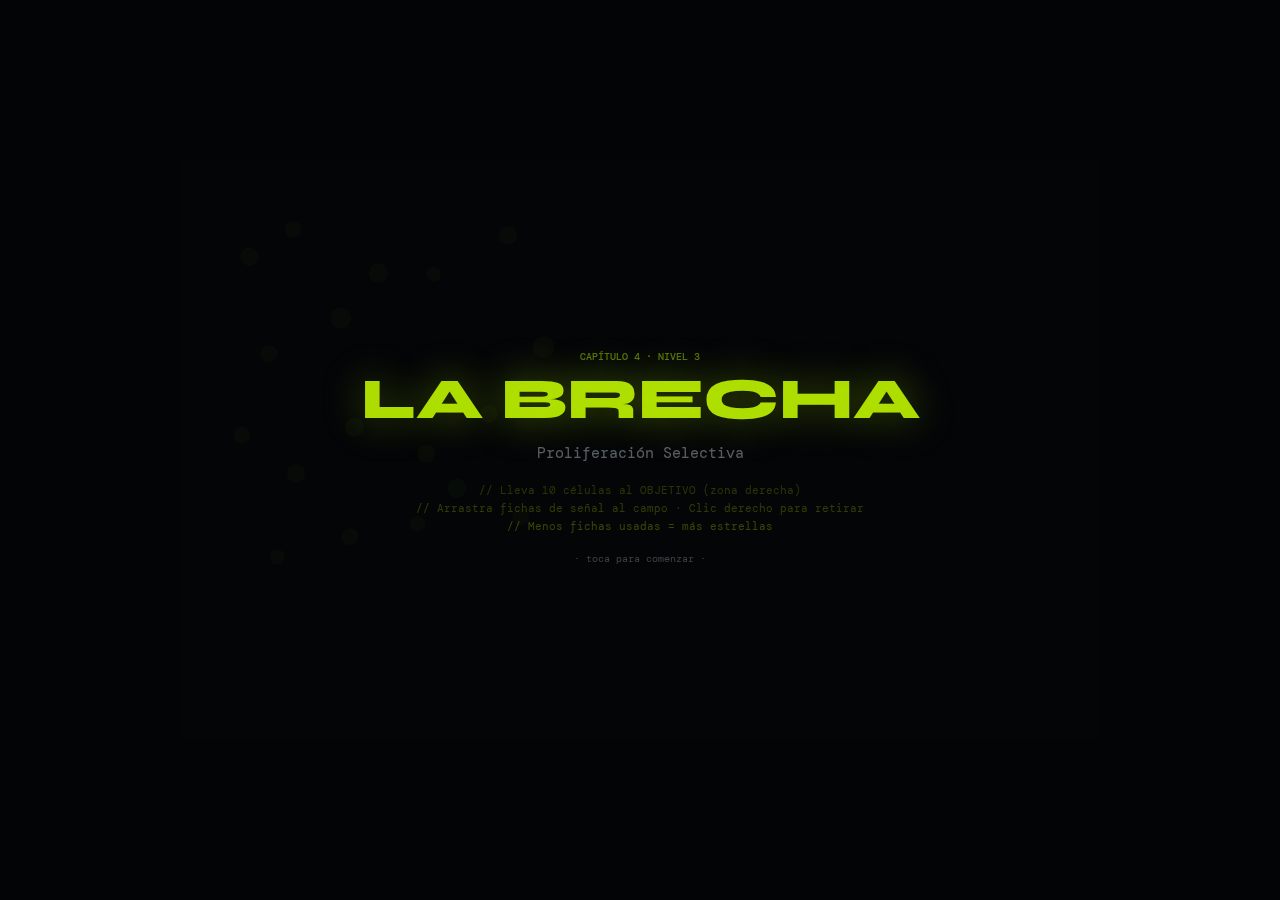
<file: selfo_prototipo.html>
<!DOCTYPE html>
<html lang="es">
<head>
<meta charset="UTF-8">
<meta name="viewport" content="width=device-width, initial-scale=1.0, user-scalable=no">
<title>Nigri · Cap.4 · La Brecha</title>
<link href="https://fonts.googleapis.com/css2?family=DM+Mono:wght@300;400;500&family=Syne:wght@700;800&display=swap" rel="stylesheet">
<style>
*{margin:0;padding:0;box-sizing:border-box}
html,body{
  width:100%;height:100%;
  background:#020406;
  display:flex;flex-direction:column;align-items:center;justify-content:center;
  overflow:hidden;
  font-family:'DM Mono',monospace;
  -webkit-font-smoothing:antialiased;
}
#wrap{
  position:relative;
  width:100%;
  max-width:920px;
  display:flex;flex-direction:column;align-items:center;
}
#c{
  display:block;
  cursor:crosshair;
  width:100%;
  height:auto;
  image-rendering:crisp-edges;
}
#overlay-ui{
  position:absolute;
  top:0;left:0;right:0;bottom:0;
  pointer-events:none;
  display:flex;align-items:center;justify-content:center;
}
</style>
</head>
<body>
<div id="wrap">
  <canvas id="c"></canvas>
  <div id="overlay-ui"></div>
</div>

<script>
'use strict';
// ─────────────────────────────────────────────────────────────────────────────
// NIGRI — Prototype v1.0
// Cap.4 · Nivel 3 · La Brecha · Proliferación Selectiva
// ─────────────────────────────────────────────────────────────────────────────

const TAU = Math.PI * 2;

// ── VIRTUAL DIMENSIONS ────────────────────────────────────────────────────────
const VW = 920, VH = 580;
const FIELD_H = 462;   // field takes top portion
const HAND_Y  = 462;   // hand starts here
const HAND_H  = 118;
const HUD_H   = 48;    // top HUD bar height

// ── SIGNAL DEFINITIONS ────────────────────────────────────────────────────────
const SDEF = {
  attraction:{
    name:'ATRACCIÓN', bio:'Quimiotaxis dirigida',
    col:'#3a9eff', rgb:[58,158,255], darkBg:'rgba(58,158,255,0.06)',
    r:118, force:0.26, kind:'pull',
    icon:(ctx,x,y,c)=>drawIconArrowsIn(ctx,x,y,c),
  },
  repulsion:{
    name:'REPULSIÓN', bio:'Inhibición por contacto',
    col:'#ff4d6a', rgb:[255,77,106], darkBg:'rgba(255,77,106,0.06)',
    r:88, force:0.34, kind:'push',
    icon:(ctx,x,y,c)=>drawIconArrowsOut(ctx,x,y,c),
  },
  nutrient:{
    name:'NUTRIENTE', bio:'Mitosis inducida por señal',
    col:'#00d278', rgb:[0,210,120], darkBg:'rgba(0,210,120,0.06)',
    r:100, force:0, kind:'grow',
    icon:(ctx,x,y,c)=>drawIconPlus(ctx,x,y,c),
  },
  diapause:{
    name:'DIAPAUSA', bio:'Arresto celular reversible',
    col:'#00d4c8', rgb:[0,212,200], darkBg:'rgba(0,212,200,0.06)',
    r:85, force:0, kind:'freeze',
    icon:(ctx,x,y,c)=>drawIconPause(ctx,x,y,c),
  },
};

// ── CELL VISUAL CONFIGS ───────────────────────────────────────────────────────
const CDEF = {
  normal: { col:'#c8ff00', rgb:[200,255,0] },
  induced:{ col:'#00d278', rgb:[0,210,120] },
  frozen: { col:'#00d4c8', rgb:[0,212,200] },
  winning:{ col:'#ffffff', rgb:[255,255,255] },
};

// ── LEVEL CONFIG ──────────────────────────────────────────────────────────────
const LVL = {
  chapter:4, num:3,
  name:'La Brecha',
  sub:'Proliferación Selectiva',
  timeLimit:90,
  // Barrier
  bx:432, bTop:HUD_H+4, bBot:FIELD_H-8,
  gTop:210, gBot:284,
  // Target zone
  tz:{ x:758, y:258, r:104 },
  targetN:10,
  startN:18,
  hand:[
    {type:'attraction', count:2},
    {type:'repulsion',  count:1},
    {type:'diapause',   count:1},
    {type:'nutrient',   count:1},
  ],
  // star thresholds (net tiles placed at win)
  stars:[2,3,999],
};

// ── START POSITIONS ───────────────────────────────────────────────────────────
const START_POS = [
  [62,98],[118,72],[84,185],[152,158],[208,122],
  [58,278],[118,308],[182,262],[245,295],[305,248],
  [358,188],[95,392],[168,378],[228,360],[285,330],
  [338,358],[258,108],[318,78]
];

// ── GAME STATE ────────────────────────────────────────────────────────────────
const G = {
  canvas:null, ctx:null,
  dpr:1, scale:1,        // displayScale for mouse mapping
  cells:[], tiles:[],
  hand:[], // {type, count, orig, x, y, w, h}
  drag:{ on:false, type:null, hi:-1, cx:0, cy:0 },
  hover:{ ti:-1 },       // hovering placed tile index
  tilesNet:0,            // net tiles currently on field
  tilesPlaced:0,         // total ever placed (for stars)
  timeLeft:LVL.timeLimit,
  lastTick:0,
  cellsInZone:0,
  phase:'intro',         // 'intro'|'playing'|'win'|'lose'
  introT:0,
  endT:0,
  stars:0,
  frame:0,
  lastDiv:0,
  ripples:[],
  particles:[],          // win explosion particles
  firstTile:false,       // hint flag
  hintAlpha:1,
};

// ── SETUP ─────────────────────────────────────────────────────────────────────
function setup(){
  G.canvas = document.getElementById('c');
  G.ctx    = G.canvas.getContext('2d');
  G.dpr    = Math.min(window.devicePixelRatio||1, 2);

  G.canvas.width  = VW * G.dpr;
  G.canvas.height = VH * G.dpr;
  G.ctx.scale(G.dpr, G.dpr);

  resize();
  window.addEventListener('resize', resize);

  G.canvas.addEventListener('mousedown',   e=>onDown(virtXY(e.clientX,e.clientY),e.button));
  G.canvas.addEventListener('mousemove',   e=>onMove(virtXY(e.clientX,e.clientY)));
  G.canvas.addEventListener('mouseup',     e=>onUp(virtXY(e.clientX,e.clientY)));
  G.canvas.addEventListener('contextmenu', e=>{e.preventDefault();onRight(virtXY(e.clientX,e.clientY));});
  G.canvas.addEventListener('touchstart',  e=>{e.preventDefault();const t=e.touches[0];onDown(virtXY(t.clientX,t.clientY),0);},{passive:false});
  G.canvas.addEventListener('touchmove',   e=>{e.preventDefault();const t=e.touches[0];onMove(virtXY(t.clientX,t.clientY));},{passive:false});
  G.canvas.addEventListener('touchend',    e=>{e.preventDefault();const t=e.changedTouches[0];onUp(virtXY(t.clientX,t.clientY));},{passive:false});
  window.addEventListener('keydown', e=>{ if(e.key==='r'||e.key==='R') restart(); });

  initLevel();
  G.lastTick = performance.now();
  requestAnimationFrame(loop);
}

function resize(){
  const avail = Math.min(window.innerWidth-4, VW);
  G.scale = avail / VW;
  G.canvas.style.width  = (VW*G.scale)+'px';
  G.canvas.style.height = (VH*G.scale)+'px';
}

function virtXY(cx, cy){
  const r = G.canvas.getBoundingClientRect();
  return { x:(cx-r.left)/G.scale, y:(cy-r.top)/G.scale };
}

function initLevel(){
  G.cells=[];
  G.tiles=[];
  G.tilesNet=0;
  G.tilesNet=0;
  G.tilesPlaced=0;
  G.timeLeft=LVL.timeLimit;
  G.cellsInZone=0;
  G.ripples=[];
  G.particles=[];
  G.firstTile=false;
  G.hintAlpha=1;
  G.lastDiv=0;
  G.frame=0;
  G.phase='intro';
  G.introT=0;
  G.endT=0;
  G.stars=0;
  G.drag={on:false,type:null,hi:-1,cx:0,cy:0};
  G.hover={ti:-1};

  for(let i=0;i<LVL.startN;i++){
    G.cells.push(mkCell(
      START_POS[i][0]+(Math.random()-.5)*20,
      START_POS[i][1]+(Math.random()-.5)*20
    ));
  }
  buildHand();
}

function buildHand(){
  G.hand = LVL.hand.map(h=>({type:h.type,count:h.count,orig:h.count}));
  const cw=102, ch=88, gap=12;
  const total = G.hand.length*cw+(G.hand.length-1)*gap;
  const sx = (VW-total)/2;
  G.hand.forEach((c,i)=>{
    c.x=sx+i*(cw+gap); c.y=HAND_Y+14; c.w=cw; c.h=ch;
  });
}

// ── CELL FACTORY ──────────────────────────────────────────────────────────────
function mkCell(x,y){
  return {
    x, y, px:x, py:y,
    vx:(Math.random()-.5)*.7,
    vy:(Math.random()-.5)*.7,
    r: 4.8+Math.random()*2.5,
    type:'normal',
    alpha:0,
    ph:Math.random()*TAU,  // glow phase
    nt:0,                  // frames in nutrient zone
    alive:true,
    inZone:false,
  };
}

// ── PHYSICS ───────────────────────────────────────────────────────────────────
function updateCells(){
  const cells=G.cells, tiles=G.tiles, N=cells.length;
  const tz=LVL.tz;
  let inZone=0;

  cells.forEach(c=>{
    if(!c.alive) return;
    c.ph += 0.038;
    c.alpha = Math.min(1, c.alpha+0.025);
    c.px=c.x; c.py=c.y;

    let fx=0, fy=0, frozen=false, inNut=false;

    tiles.forEach(t=>{
      const sd=SDEF[t.type];
      const dx=t.x-c.x, dy=t.y-c.y;
      const d=Math.hypot(dx,dy);
      if(d<=0||d>sd.r) return;
      const norm=(1-d/sd.r);

      if(sd.kind==='pull'){
        fx += (dx/d)*sd.force*norm*norm;
        fy += (dy/d)*sd.force*norm*norm;
      } else if(sd.kind==='push'){
        fx -= (dx/d)*sd.force*norm;
        fy -= (dy/d)*sd.force*norm;
      } else if(sd.kind==='freeze'){
        frozen=true;
      } else if(sd.kind==='grow'){
        inNut=true;
      }
    });

    // Cell-cell soft separation
    for(let j=0;j<N;j++){
      const o=cells[j];
      if(o===c||!o.alive) continue;
      const dx=c.x-o.x, dy=c.y-o.y;
      const d=Math.hypot(dx,dy);
      const minD=c.r+o.r+2.5;
      if(d<minD&&d>0){
        const f=(minD-d)/minD*0.22;
        fx+=dx/d*f; fy+=dy/d*f;
      }
    }

    // Type update
    if(frozen){
      c.type='frozen';
      c.vx*=0.80; c.vy*=0.80;
    } else {
      if(c.type==='frozen') c.type= inNut?'induced':'normal';
      if(inNut){ c.type='induced'; c.nt++; }
      else{ if(c.nt>0) c.nt=Math.max(0,c.nt-1); }

      // Division (nutrient zone)
      if(inNut && c.nt%320===280 && cells.length<34 && G.frame-G.lastDiv>80){
        const nc=mkCell(c.x+(Math.random()-.5)*18, c.y+(Math.random()-.5)*18);
        nc.type='induced'; nc.alpha=0;
        cells.push(nc);
        G.lastDiv=G.frame;
        addRipple(nc.x,nc.y,'rgba(0,210,120,0.7)',40);
      }

      // Integrate
      c.vx=(c.vx+fx)*0.966;
      c.vy=(c.vy+fy)*0.966;
    }

    c.x+=c.vx; c.y+=c.vy;

    // Barrier collision
    barrierCollide(c);

    // Field boundaries
    const pad=c.r, minY=HUD_H+pad, maxY=FIELD_H-pad-2;
    if(c.x<pad){c.x=pad;c.vx=Math.abs(c.vx)*0.45;}
    if(c.x>VW-pad){c.x=VW-pad;c.vx=-Math.abs(c.vx)*0.45;}
    if(c.y<minY){c.y=minY;c.vy=Math.abs(c.vy)*0.45;}
    if(c.y>maxY){c.y=maxY;c.vy=-Math.abs(c.vy)*0.45;}

    // Zone check
    const dz=Math.hypot(c.x-tz.x,c.y-tz.y);
    c.inZone=(dz<tz.r);
    if(c.inZone) inZone++;
  });

  G.cellsInZone=inZone;
}

function barrierCollide(c){
  const bx=LVL.bx, gT=LVL.gTop, gB=LVL.gBot;
  const inGap=(c.y>gT+c.r*0.5 && c.y<gB-c.r*0.5);
  if(inGap) return; // can pass freely through gap

  // Detect crossing attempt
  if((c.px < bx-c.r && c.x >= bx-c.r)||
     (c.px > bx+c.r && c.x <= bx+c.r)){
    c.x=c.px;
    c.vx=-c.vx*0.28;
  }
  // Push back if somehow overlapping
  if(Math.abs(c.x-bx)<c.r){
    c.x = c.px<bx ? bx-c.r-0.5 : bx+c.r+0.5;
    c.vx=-c.vx*0.28;
  }
}

// ── UPDATE ────────────────────────────────────────────────────────────────────
function update(ts){
  const dt=Math.min((ts-G.lastTick)/1000, 0.05);
  G.lastTick=ts;
  G.frame++;

  if(G.phase==='intro'){
    G.introT+=dt;
    updateRipples(dt);
    if(G.introT>3) G.phase='playing';
    return;
  }

  if(G.phase==='playing'){
    G.timeLeft=Math.max(0,G.timeLeft-dt);

    if(!G.firstTile) G.hintAlpha=Math.min(1,G.hintAlpha);
    else G.hintAlpha=Math.max(0,G.hintAlpha-dt*0.8);

    updateCells();
    updateRipples(dt);
    updateParticles(dt);

    if(G.cellsInZone>=LVL.targetN){
      triggerWin();
    } else if(G.timeLeft<=0){
      triggerLose();
    }
    return;
  }

  if(G.phase==='win'||G.phase==='lose'){
    G.endT+=dt;
    updateParticles(dt);
    updateRipples(dt);
  }
}

function triggerWin(){
  G.phase='win';
  G.endT=0;
  if(G.tilesNet<=LVL.stars[0])      G.stars=3;
  else if(G.tilesNet<=LVL.stars[1]) G.stars=2;
  else                               G.stars=1;
  // Spawn win particles from target zone
  const tz=LVL.tz;
  for(let i=0;i<60;i++){
    const a=Math.random()*TAU, sp=2+Math.random()*5;
    G.particles.push({
      x:tz.x+(Math.random()-.5)*tz.r*0.5,
      y:tz.y+(Math.random()-.5)*tz.r*0.5,
      vx:Math.cos(a)*sp, vy:Math.sin(a)*sp-1.5,
      life:1, decay:0.012+Math.random()*0.01,
      r:2+Math.random()*4,
      col:[200,255,0],
    });
  }
}

function triggerLose(){
  G.phase='lose';
  G.endT=0;
}

// ── RIPPLES & PARTICLES ───────────────────────────────────────────────────────
function addRipple(x,y,col,maxR){
  G.ripples.push({x,y,col,t:0,maxR:maxR||90,life:0.9});
}
function updateRipples(dt){
  G.ripples=G.ripples.filter(r=>{r.t+=dt;return r.t<r.life;});
}
function updateParticles(dt){
  G.particles=G.particles.filter(p=>{
    p.x+=p.vx; p.y+=p.vy; p.vy+=0.08;
    p.vx*=0.97; p.vy*=0.97;
    p.life-=p.decay;
    return p.life>0;
  });
}

// ── RENDER ────────────────────────────────────────────────────────────────────
function render(){
  const ctx=G.ctx;
  ctx.clearRect(0,0,VW,VH);

  // Background
  ctx.fillStyle='#030508';
  ctx.fillRect(0,0,VW,VH);

  drawGrid(ctx);

  if(G.phase==='intro'){ drawIntro(ctx); return; }

  drawTargetZone(ctx);
  G.tiles.forEach((t,i)=>drawTile(ctx,t,i));
  G.ripples.forEach(r=>drawRipple(ctx,r));
  drawBarrier(ctx);
  G.cells.forEach(c=>{ if(c.alive) drawCell(ctx,c); });
  drawParticles(ctx);
  drawHUD(ctx);
  drawHand(ctx);
  if(G.drag.on) drawGhost(ctx);
  if(G.phase==='win')  drawWin(ctx);
  if(G.phase==='lose') drawLose(ctx);
}

function drawGrid(ctx){
  ctx.fillStyle='rgba(255,255,255,0.018)';
  for(let x=24;x<VW;x+=24) for(let y=24;y<VH;y+=24){
    ctx.beginPath();ctx.arc(x,y,.85,0,TAU);ctx.fill();
  }
}

function drawIntro(ctx){
  const t=G.introT;
  const fadeIn=Math.min(1,t*1.2);
  const fadeOut=t>2.2?Math.max(0,1-(t-2.2)/0.7):1;
  const a=fadeIn*fadeOut;

  // Ambient cell field (background)
  G.cells.forEach(c=>{
    const cd=CDEF[c.type];
    const [r,g,b]=cd.rgb;
    c.ph+=0.02;
    ctx.globalAlpha=0.06*a;
    ctx.fillStyle=`rgb(${r},${g},${b})`;
    ctx.beginPath();ctx.arc(c.x,c.y,c.r*1.5,0,TAU);ctx.fill();
  });
  ctx.globalAlpha=1;

  // Dark overlay
  ctx.fillStyle=`rgba(3,5,8,${0.6*a})`;
  ctx.fillRect(0,0,VW,VH);

  ctx.globalAlpha=a;
  ctx.textAlign='center';

  // Chapter label
  ctx.font=`500 10px 'DM Mono',monospace`;
  ctx.fillStyle='rgba(200,255,0,0.5)';
  ctx.fillText(`CAPÍTULO ${LVL.chapter} · NIVEL ${LVL.num}`,VW/2,VH/2-90);

  // Title
  ctx.font=`800 58px 'Syne',sans-serif`;
  ctx.fillStyle='#c8ff00';
  ctx.shadowBlur=40;ctx.shadowColor='rgba(200,255,0,0.4)';
  ctx.fillText(LVL.name.toUpperCase(),VW/2,VH/2-32);
  ctx.shadowBlur=0;

  // Subtitle
  ctx.font=`400 15px 'DM Mono',monospace`;
  ctx.fillStyle='rgba(230,240,245,0.45)';
  ctx.fillText(LVL.sub,VW/2,VH/2+8);

  // Instructions
  const lines=[
    '// Lleva 10 células al OBJETIVO (zona derecha)',
    '// Arrastra fichas de señal al campo · Clic derecho para retirar',
    '// Menos fichas usadas = más estrellas',
  ];
  ctx.font=`400 11px 'DM Mono',monospace`;
  lines.forEach((l,i)=>{
    ctx.fillStyle=`rgba(200,255,0,${0.22+i*0.04})`;
    ctx.fillText(l,VW/2,VH/2+44+i*18);
  });

  ctx.font=`400 10px 'DM Mono',monospace`;
  ctx.fillStyle=`rgba(230,240,245,${0.3*Math.abs(Math.sin(t*2.5))})`;
  ctx.fillText('· toca para comenzar ·',VW/2,VH/2+112);

  ctx.globalAlpha=1;
}

function drawTargetZone(ctx){
  const tz=LVL.tz;
  const prog=Math.min(1,G.cellsInZone/LVL.targetN);
  const pulse=0.5+0.5*Math.sin(G.frame*0.04);

  // Outer radial glow
  const gr=ctx.createRadialGradient(tz.x,tz.y,0,tz.x,tz.y,tz.r);
  gr.addColorStop(0,`rgba(200,255,0,${0.07+0.08*prog})`);
  gr.addColorStop(0.5,`rgba(200,255,0,0.02)`);
  gr.addColorStop(1,`rgba(200,255,0,0)`);
  ctx.fillStyle=gr;
  ctx.beginPath();ctx.arc(tz.x,tz.y,tz.r,0,TAU);ctx.fill();

  // Dashed boundary
  ctx.save();
  ctx.setLineDash([4,6]);
  ctx.strokeStyle=`rgba(200,255,0,${0.15+0.1*prog+0.06*pulse})`;
  ctx.lineWidth=1;
  ctx.beginPath();ctx.arc(tz.x,tz.y,tz.r,0,TAU);ctx.stroke();
  ctx.restore();

  // Progress arc
  if(prog>0){
    ctx.strokeStyle=`rgba(200,255,0,${0.55+0.25*prog})`;
    ctx.lineWidth=2.5;
    ctx.shadowBlur=8;ctx.shadowColor='rgba(200,255,0,0.5)';
    ctx.beginPath();
    ctx.arc(tz.x,tz.y,tz.r,-Math.PI/2,-Math.PI/2+TAU*prog);
    ctx.stroke();
    ctx.shadowBlur=0;
  }

  // Label
  ctx.textAlign='center';
  ctx.font=`500 9px 'DM Mono',monospace`;
  ctx.fillStyle='rgba(200,255,0,0.38)';
  ctx.fillText('OBJETIVO',tz.x,tz.y-tz.r-12);

  // Counter
  ctx.font=`700 28px 'DM Mono',monospace`;
  ctx.fillStyle=`rgba(200,255,0,${0.25+0.6*prog})`;
  if(prog>0.2){ctx.shadowBlur=14;ctx.shadowColor='rgba(200,255,0,0.5)';}
  ctx.fillText(`${G.cellsInZone}/${LVL.targetN}`,tz.x,tz.y+10);
  ctx.shadowBlur=0;
  ctx.font=`400 9px 'DM Mono',monospace`;
  ctx.fillStyle=`rgba(200,255,0,${0.22+0.3*prog})`;
  ctx.fillText('células',tz.x,tz.y+26);
}

function drawTile(ctx,t,idx){
  const sd=SDEF[t.type];
  const [r,g,b]=sd.rgb;
  const isHov=(G.hover.ti===idx);
  const pulse=0.5+0.5*Math.sin(G.frame*0.05+t.ph);

  // Zone halo
  const gr=ctx.createRadialGradient(t.x,t.y,0,t.x,t.y,sd.r);
  gr.addColorStop(0,`rgba(${r},${g},${b},0.11)`);
  gr.addColorStop(0.6,`rgba(${r},${g},${b},0.035)`);
  gr.addColorStop(1,`rgba(${r},${g},${b},0)`);
  ctx.fillStyle=gr;
  ctx.beginPath();ctx.arc(t.x,t.y,sd.r,0,TAU);ctx.fill();

  // Outer dashed ring
  ctx.save();ctx.setLineDash([3,6]);
  ctx.strokeStyle=`rgba(${r},${g},${b},${isHov?0.5:0.22})`;
  ctx.lineWidth=1;ctx.beginPath();ctx.arc(t.x,t.y,sd.r,0,TAU);ctx.stroke();
  ctx.restore();

  // Inner pulse ring
  ctx.save();ctx.setLineDash([2,5]);
  ctx.strokeStyle=`rgba(${r},${g},${b},${0.09*pulse})`;
  ctx.lineWidth=1;ctx.beginPath();ctx.arc(t.x,t.y,sd.r*(0.55+0.45*pulse),0,TAU);ctx.stroke();
  ctx.restore();

  // Center glow dot
  ctx.shadowBlur=isHov?16:10;ctx.shadowColor=sd.col;
  ctx.fillStyle=sd.col;
  ctx.beginPath();ctx.arc(t.x,t.y,4.5,0,TAU);ctx.fill();
  ctx.shadowBlur=0;

  // Badge
  const bw=84, bh=26, bx=t.x-bw/2, by=t.y-sd.r-46;
  ctx.fillStyle='rgba(3,5,8,0.90)';
  rrect(ctx,bx,by,bw,bh,3);ctx.fill();
  ctx.strokeStyle=`rgba(${r},${g},${b},${isHov?0.55:0.3})`;
  ctx.lineWidth=1;rrect(ctx,bx,by,bw,bh,3);ctx.stroke();
  ctx.fillStyle=sd.col;rrect(ctx,bx,by,bw,2.5,3);ctx.fill();

  ctx.textAlign='center';
  ctx.font=`700 8px 'DM Mono',monospace`;
  ctx.fillStyle='rgba(230,240,245,0.92)';ctx.fillText(sd.name,t.x,by+15);
  ctx.font=`300 7px 'DM Mono',monospace`;
  ctx.fillStyle=`rgba(${r},${g},${b},0.55)`;ctx.fillText(sd.bio,t.x,by+24);

  // Remove ×
  if(isHov){
    ctx.fillStyle='rgba(255,55,55,0.85)';
    ctx.shadowBlur=6;ctx.shadowColor='rgba(255,0,0,0.5)';
    ctx.beginPath();ctx.arc(bx+bw+6,by+bh/2,10,0,TAU);ctx.fill();
    ctx.shadowBlur=0;
    ctx.font=`700 11px monospace`;ctx.fillStyle='#fff';
    ctx.fillText('×',bx+bw+6,by+bh/2+4);
  }
}

function drawRipple(ctx,r){
  const p=r.t/r.life, rad=r.maxR*p, a=(1-p)*0.45;
  ctx.strokeStyle=r.col.replace(/[\d.]+\)$/,`${a})`);
  ctx.lineWidth=2*(1-p*0.7);
  ctx.beginPath();ctx.arc(r.x,r.y,rad,0,TAU);ctx.stroke();
}

function drawBarrier(ctx){
  const {bx,bTop,bBot,gTop,gBot}=LVL;
  ctx.save();

  // Top wall segment
  ctx.setLineDash([5,4]);ctx.strokeStyle='rgba(255,255,255,0.28)';ctx.lineWidth=2;
  ctx.beginPath();ctx.moveTo(bx,bTop);ctx.lineTo(bx,gTop);ctx.stroke();
  // Bottom wall segment
  ctx.beginPath();ctx.moveTo(bx,gBot);ctx.lineTo(bx,bBot);ctx.stroke();

  // Gap glow
  ctx.setLineDash([]);
  const gg=ctx.createLinearGradient(bx-14,0,bx+14,0);
  gg.addColorStop(0,'rgba(200,255,0,0)');
  gg.addColorStop(0.5,'rgba(200,255,0,0.07)');
  gg.addColorStop(1,'rgba(200,255,0,0)');
  ctx.fillStyle=gg;ctx.fillRect(bx-14,gTop,28,gBot-gTop);

  // Gap bracket lines
  ctx.strokeStyle='rgba(200,255,0,0.65)';ctx.lineWidth=1.5;
  [gTop,gBot].forEach(y=>{
    ctx.beginPath();ctx.moveTo(bx-10,y);ctx.lineTo(bx+10,y);ctx.stroke();
  });

  // BRECHA label
  ctx.textAlign='center';ctx.font=`700 9px 'DM Mono',monospace`;
  ctx.fillStyle='rgba(200,255,0,0.55)';
  ctx.fillText('BRECHA'+(String.fromCharCode(10))+'↕',bx,(gTop+gBot)/2+4);

  // Side labels (rotated)
  ctx.save();ctx.translate(bx-17,(bTop+gTop)/2);ctx.rotate(-Math.PI/2);
  ctx.font=`300 7.5px 'DM Mono',monospace`;ctx.fillStyle='rgba(255,255,255,0.2)';
  ctx.fillText('BARRERA · Lámina Basal',0,0);ctx.restore();

  ctx.save();ctx.translate(bx-17,(gBot+bBot)/2);ctx.rotate(-Math.PI/2);
  ctx.font=`300 7.5px 'DM Mono',monospace`;ctx.fillStyle='rgba(255,255,255,0.2)';
  ctx.fillText('BARRERA · Lámina Basal',0,0);ctx.restore();

  ctx.restore();
}

function drawCell(ctx,c){
  const def=G.phase==='win'&&c.inZone ? CDEF.winning : CDEF[c.type];
  const [r,g,b]=def.rgb;
  const pulse=0.9+0.1*Math.sin(c.ph);
  const cr=c.r*pulse;

  ctx.globalAlpha=c.alpha*(G.phase==='lose'?0.35:1);

  // Outer halo
  const gr=ctx.createRadialGradient(c.x,c.y,0,c.x,c.y,cr*3.5);
  gr.addColorStop(0,`rgba(${r},${g},${b},0.15)`);
  gr.addColorStop(1,`rgba(${r},${g},${b},0)`);
  ctx.fillStyle=gr;ctx.beginPath();ctx.arc(c.x,c.y,cr*3.5,0,TAU);ctx.fill();

  // Membrane ring
  ctx.strokeStyle=`rgba(${r},${g},${b},0.48)`;ctx.lineWidth=1;
  ctx.shadowBlur=7;ctx.shadowColor=def.col;
  ctx.beginPath();ctx.arc(c.x,c.y,cr,0,TAU);ctx.stroke();
  ctx.shadowBlur=0;

  // Cell body
  const bf=ctx.createRadialGradient(c.x-cr*.22,c.y-cr*.22,0,c.x,c.y,cr);
  bf.addColorStop(0,`rgba(${r},${g},${b},0.52)`);
  bf.addColorStop(0.65,`rgba(${r},${g},${b},0.24)`);
  bf.addColorStop(1,`rgba(${r},${g},${b},0.05)`);
  ctx.fillStyle=bf;ctx.beginPath();ctx.arc(c.x,c.y,cr,0,TAU);ctx.fill();

  // Nucleus
  ctx.fillStyle='rgba(0,0,0,0.55)';
  ctx.beginPath();ctx.arc(c.x,c.y,cr*.34,0,TAU);ctx.fill();
  ctx.fillStyle=`rgba(${r},${g},${b},0.38)`;
  ctx.beginPath();ctx.arc(c.x,c.y,cr*.16,0,TAU);ctx.fill();

  // Frozen spikes
  if(c.type==='frozen'){
    ctx.save();ctx.strokeStyle=`rgba(${r},${g},${b},0.32)`;
    ctx.lineWidth=0.8;ctx.setLineDash([1,2]);
    for(let i=0;i<4;i++){
      const a=i*Math.PI/2+G.frame*0.007;
      ctx.beginPath();ctx.moveTo(c.x,c.y);
      ctx.lineTo(c.x+Math.cos(a)*cr*1.7,c.y+Math.sin(a)*cr*1.7);ctx.stroke();
    }
    ctx.restore();
  }

  // Division ring (induced cells in nutrient zone)
  if(c.type==='induced'&&c.nt>220&&c.nt%320<80){
    const dp=Math.min(1,(c.nt%320)/80);
    ctx.strokeStyle=`rgba(${r},${g},${b},${0.5*dp})`;ctx.lineWidth=1;
    ctx.beginPath();ctx.arc(c.x,c.y,cr*(1+dp*.8),0,TAU);ctx.stroke();
  }

  // In-zone highlight
  if(c.inZone){
    ctx.strokeStyle=`rgba(200,255,0,0.18)`;ctx.lineWidth=1;
    ctx.beginPath();ctx.arc(c.x,c.y,cr*1.5,0,TAU);ctx.stroke();
  }

  ctx.globalAlpha=1;
}

function drawParticles(ctx){
  G.particles.forEach(p=>{
    const [r,g,b]=p.col;
    ctx.globalAlpha=p.life;
    ctx.fillStyle=`rgb(${r},${g},${b})`;
    ctx.shadowBlur=6;ctx.shadowColor=`rgb(${r},${g},${b})`;
    ctx.beginPath();ctx.arc(p.x,p.y,p.r*p.life,0,TAU);ctx.fill();
    ctx.shadowBlur=0;
  });
  ctx.globalAlpha=1;
}

function drawHUD(ctx){
  // Top bar
  ctx.fillStyle='rgba(3,5,8,0.88)';
  ctx.fillRect(0,0,VW,HUD_H);
  ctx.strokeStyle='rgba(20,40,60,0.9)';ctx.lineWidth=1;
  ctx.beginPath();ctx.moveTo(0,HUD_H);ctx.lineTo(VW,HUD_H);ctx.stroke();

  // Left: chapter + level name
  ctx.textAlign='left';
  ctx.font=`400 9px 'DM Mono',monospace`;ctx.fillStyle='rgba(74,98,112,0.8)';
  ctx.fillText(`CAP. ${LVL.chapter} · NIV. ${LVL.num}`,16,14);
  ctx.font=`700 14px 'Syne',sans-serif`;ctx.fillStyle='rgba(232,240,245,0.9)';
  ctx.fillText(LVL.name,16,32);

  // Center: timer
  const secs=Math.ceil(G.timeLeft);
  const urgent=G.timeLeft<20&&G.phase==='playing';
  const urgPulse=urgent?0.7+0.3*Math.sin(G.frame*0.18):1;
  ctx.textAlign='center';
  ctx.font=`400 8.5px 'DM Mono',monospace`;
  ctx.fillStyle=urgent?`rgba(255,123,46,${0.5*urgPulse})`:'rgba(74,98,112,0.6)';
  ctx.fillText(urgent?'☀ SEQUÍA ACTIVA':'⏱ TIEMPO RESTANTE',VW/2,13);
  ctx.font=`700 22px 'DM Mono',monospace`;
  ctx.fillStyle=urgent?`rgba(255,123,46,${urgPulse})`:'rgba(200,255,0,0.82)';
  if(urgent){ctx.shadowBlur=10;ctx.shadowColor='rgba(255,123,46,0.5)';}
  ctx.fillText(`${String(Math.floor(secs/60)).padStart(2,'0')}:${String(secs%60).padStart(2,'0')}`,VW/2,35);
  ctx.shadowBlur=0;

  // Right: fichas usadas + ORDER + VIAB bars
  ctx.textAlign='right';
  ctx.font=`400 9px 'DM Mono',monospace`;ctx.fillStyle='rgba(74,98,112,0.6)';
  ctx.fillText('FICHAS EN CAMPO',VW-16,13);
  ctx.font=`700 15px 'DM Mono',monospace`;ctx.fillStyle='rgba(200,255,0,0.8)';
  ctx.fillText(`${G.tilesNet}`,VW-16,31);

  // Bars (bottom of HUD area, actually in field border)
  const bx=340, by=FIELD_H+6, bw=200, bh=3;
  const orderVal=G.cells.filter(c=>c.alive&&c.x>LVL.bx).length/Math.max(1,G.cells.filter(c=>c.alive).length);
  const viabVal=Math.min(1,G.cellsInZone/LVL.targetN);

  ctx.textAlign='left';
  ctx.font=`400 8px 'DM Mono',monospace`;ctx.fillStyle='rgba(74,98,112,0.6)';
  ctx.fillText('ORDEN',bx,by+8);
  ctx.fillStyle='rgba(20,40,60,0.9)';ctx.fillRect(bx+48,by,bw,bh);
  ctx.fillStyle='#3a9eff';ctx.fillRect(bx+48,by,bw*orderVal,bh);
  ctx.textAlign='right';ctx.fillStyle='rgba(58,158,255,0.65)';
  ctx.fillText(`${Math.round(orderVal*100)}%`,bx+48+bw+24,by+8);

  ctx.textAlign='left';ctx.fillStyle='rgba(74,98,112,0.6)';
  ctx.fillText('VIAB.',bx,by+20);
  ctx.fillStyle='rgba(20,40,60,0.9)';ctx.fillRect(bx+48,by+12,bw,bh);
  ctx.fillStyle='#00d4c8';ctx.fillRect(bx+48,by+12,bw*viabVal,bh);
  ctx.textAlign='right';ctx.fillStyle='rgba(0,212,200,0.65)';
  ctx.fillText(`${Math.round(viabVal*100)}%`,bx+48+bw+24,by+20);
}

function drawHand(ctx){
  // Background
  ctx.fillStyle='rgba(5,7,10,0.94)';
  ctx.fillRect(0,HAND_Y,VW,HAND_H);
  ctx.strokeStyle='rgba(20,38,56,0.85)';ctx.lineWidth=1;
  ctx.beginPath();ctx.moveTo(0,HAND_Y);ctx.lineTo(VW,HAND_Y);ctx.stroke();

  // Labels
  ctx.textAlign='left';ctx.font=`400 8px 'DM Mono',monospace`;
  ctx.fillStyle='rgba(74,98,112,0.55)';
  ctx.fillText('FICHAS DE SEÑAL — arrastra al campo',16,HAND_Y+11);
  ctx.textAlign='right';ctx.fillStyle='rgba(74,98,112,0.35)';
  ctx.fillText('clic derecho sobre ficha → retirar  ·  R → reiniciar',VW-16,HAND_Y+11);

  // Hint arrow (first time)
  if(!G.firstTile&&G.hintAlpha>0&&G.phase==='playing'){
    ctx.globalAlpha=G.hintAlpha*0.6;
    ctx.textAlign='center';ctx.font=`400 11px 'DM Mono',monospace`;
    ctx.fillStyle='rgba(200,255,0,0.8)';
    ctx.fillText('↑  arrastra una ficha al campo de juego  ↑',VW/2,HAND_Y+108);
    ctx.globalAlpha=1;
  }

  G.hand.forEach((card,i)=>drawCard(ctx,card));
}

function drawCard(ctx,card){
  const sd=SDEF[card.type];
  const [r,g,b]=sd.rgb;
  const {x,y,w,h}=card;
  const dep=card.count<=0;
  const isDragging=G.drag.on&&G.drag.hi===G.hand.indexOf(card);

  ctx.globalAlpha=dep?0.28:(isDragging?0.5:1);

  // Shadow glow
  if(!dep&&!isDragging){
    ctx.shadowBlur=12;ctx.shadowColor=`rgba(${r},${g},${b},0.12)`;
  }

  // Card body
  ctx.fillStyle='#0c111a';
  rrect(ctx,x,y,w,h,4);ctx.fill();

  ctx.strokeStyle=`rgba(${r},${g},${b},${dep?0.1:0.3})`;ctx.lineWidth=1;
  rrect(ctx,x,y,w,h,4);ctx.stroke();

  // Top accent bar
  if(!dep){
    ctx.fillStyle=sd.col;
    rrect(ctx,x,y,w,3,4);ctx.fill();
  }

  ctx.shadowBlur=0;

  // Icon circle
  const icx=x+w/2, icy=y+34, icr=18;
  ctx.fillStyle=`rgba(${r},${g},${b},0.08)`;
  ctx.beginPath();ctx.arc(icx,icy,icr,0,TAU);ctx.fill();
  ctx.strokeStyle=`rgba(${r},${g},${b},0.25)`;ctx.lineWidth=1;
  ctx.beginPath();ctx.arc(icx,icy,icr,0,TAU);ctx.stroke();

  // Icon drawing
  sd.icon(ctx,icx,icy,dep?'rgba(74,98,112,0.4)':sd.col);

  // Name
  ctx.textAlign='center';
  ctx.font=`700 8px 'DM Mono',monospace`;
  ctx.fillStyle=dep?'rgba(74,98,112,0.5)':'rgba(232,240,245,0.9)';
  ctx.fillText(sd.name,icx,y+59);

  // Bio
  ctx.font=`300 6.5px 'DM Mono',monospace`;
  ctx.fillStyle=dep?'rgba(74,98,112,0.3)':`rgba(${r},${g},${b},0.48)`;
  ctx.fillText(sd.bio,icx,y+69);

  // Count badge
  if(card.count>0){
    ctx.fillStyle=`rgba(${r},${g},${b},0.12)`;
    ctx.beginPath();ctx.arc(x+w-13,y+13,11,0,TAU);ctx.fill();
    ctx.strokeStyle=`rgba(${r},${g},${b},0.3)`;ctx.lineWidth=1;
    ctx.beginPath();ctx.arc(x+w-13,y+13,11,0,TAU);ctx.stroke();
    ctx.font=`700 9px 'DM Mono',monospace`;ctx.fillStyle=sd.col;
    ctx.fillText(`×${card.count}`,x+w-13,y+17);
  } else {
    ctx.font=`400 7px 'DM Mono',monospace`;
    ctx.fillStyle='rgba(74,98,112,0.5)';
    ctx.fillText('AGOTADA',icx,y+80);
  }

  ctx.globalAlpha=1;
}

function drawGhost(ctx){
  const type=G.drag.type, gx=G.drag.cx, gy=G.drag.cy;
  const sd=SDEF[type];
  const [r,g,b]=sd.rgb;
  const inField=gy<FIELD_H&&gy>HUD_H;

  ctx.globalAlpha=0.78;

  // Zone preview circle
  const gr=ctx.createRadialGradient(gx,gy,0,gx,gy,sd.r);
  gr.addColorStop(0,`rgba(${r},${g},${b},0.13)`);
  gr.addColorStop(1,`rgba(${r},${g},${b},0)`);
  ctx.fillStyle=gr;ctx.beginPath();ctx.arc(gx,gy,sd.r,0,TAU);ctx.fill();

  ctx.save();ctx.setLineDash([3,6]);
  ctx.strokeStyle=`rgba(${r},${g},${b},${inField?0.5:0.2})`;ctx.lineWidth=1.5;
  ctx.beginPath();ctx.arc(gx,gy,sd.r,0,TAU);ctx.stroke();
  ctx.restore();

  // Mini badge
  const bw=82,bh=26;
  ctx.fillStyle='rgba(3,5,8,0.92)';
  rrect(ctx,gx-bw/2,gy-16,bw,bh,3);ctx.fill();
  ctx.strokeStyle=`rgba(${r},${g},${b},0.5)`;ctx.lineWidth=1.5;
  rrect(ctx,gx-bw/2,gy-16,bw,bh,3);ctx.stroke();
  ctx.fillStyle=sd.col;rrect(ctx,gx-bw/2,gy-16,bw,2.5,3);ctx.fill();
  ctx.textAlign='center';ctx.font=`700 8px 'DM Mono',monospace`;
  ctx.fillStyle='rgba(232,240,245,0.9)';ctx.fillText(sd.name,gx,gy-2);

  // "Suelta aquí" / "Fuera del campo" indicator
  if(!inField){
    ctx.font=`400 9px 'DM Mono',monospace`;
    ctx.fillStyle='rgba(255,80,80,0.7)';
    ctx.fillText('↑ suelta en el campo',gx,gy+20);
  }

  ctx.globalAlpha=1;
}

function drawWin(ctx){
  const t=G.endT, fade=Math.min(1,t*1.8);
  ctx.fillStyle=`rgba(3,5,8,${0.78*fade})`;
  ctx.fillRect(0,0,VW,VH);

  drawParticles(ctx);

  ctx.globalAlpha=fade;ctx.textAlign='center';

  // Stars
  const sy=VH/2-95;
  for(let i=0;i<3;i++){
    const sx=VW/2+(i-1)*60;
    const filled=i<G.stars;
    const delay=Math.min(1,Math.max(0,(t-0.2-i*0.15)*3));
    ctx.globalAlpha=fade*delay;
    ctx.font=`${filled?52:44}px serif`;
    ctx.fillStyle=filled?'#c8ff00':'rgba(40,56,72,0.6)';
    if(filled){ctx.shadowBlur=22;ctx.shadowColor='rgba(200,255,0,0.7)';}
    ctx.fillText(filled?'★':'☆',sx,sy);
    ctx.shadowBlur=0;
  }
  ctx.globalAlpha=fade;

  // Title
  ctx.font=`800 48px 'Syne',sans-serif`;
  ctx.fillStyle='#c8ff00';ctx.shadowBlur=28;ctx.shadowColor='rgba(200,255,0,0.45)';
  ctx.fillText('ECLOSIÓN',VW/2,VH/2-20);ctx.shadowBlur=0;

  ctx.font=`400 14px 'DM Mono',monospace`;
  ctx.fillStyle='rgba(232,240,245,0.55)';
  ctx.fillText(`${G.cellsInZone} células autoorganizadas en el objetivo`,VW/2,VH/2+16);

  ctx.font=`400 11px 'DM Mono',monospace`;
  ctx.fillStyle='rgba(200,255,0,0.38)';
  ctx.fillText(`fichas utilizadas: ${G.tilesNet}`,VW/2,VH/2+40);

  // Stars explanation
  const starMsgs=['','· Eficiencia máxima','· Estrategia sólida','· Objetivo alcanzado'];
  if(G.stars>0){
    ctx.font=`400 11px 'DM Mono',monospace`;
    ctx.fillStyle='rgba(200,255,0,0.5)';
    ctx.fillText(starMsgs[G.stars],VW/2,VH/2+60);
  }

  ctx.font=`400 9px 'DM Mono',monospace`;
  ctx.fillStyle=`rgba(74,98,112,${0.5+0.3*Math.abs(Math.sin(G.frame*0.06))})`;
  ctx.fillText('· clic o R para reiniciar ·',VW/2,VH/2+90);

  ctx.globalAlpha=1;
}

function drawLose(ctx){
  const t=G.endT, fade=Math.min(1,t*1.8);
  ctx.fillStyle=`rgba(3,5,8,${0.82*fade})`;
  ctx.fillRect(0,0,VW,VH);
  ctx.globalAlpha=fade;ctx.textAlign='center';

  ctx.font=`800 48px 'Syne',sans-serif`;
  ctx.fillStyle='rgba(255,123,46,0.9)';ctx.shadowBlur=20;ctx.shadowColor='rgba(255,100,0,0.4)';
  ctx.fillText('SEQUÍA',VW/2,VH/2-20);ctx.shadowBlur=0;

  ctx.font=`400 14px 'DM Mono',monospace`;
  ctx.fillStyle='rgba(232,240,245,0.48)';
  ctx.fillText(`Solo ${G.cellsInZone} de ${LVL.targetN} células alcanzaron el objetivo`,VW/2,VH/2+16);

  ctx.font=`400 11px 'DM Mono',monospace`;
  ctx.fillStyle='rgba(255,123,46,0.35)';
  ctx.fillText('Intenta colocar las fichas con más estrategia',VW/2,VH/2+40);

  ctx.font=`400 9px 'DM Mono',monospace`;
  ctx.fillStyle=`rgba(74,98,112,${0.5+0.3*Math.abs(Math.sin(G.frame*0.06))})`;
  ctx.fillText('· clic o R para reiniciar ·',VW/2,VH/2+76);
  ctx.globalAlpha=1;
}

// ── ICON DRAWING HELPERS ──────────────────────────────────────────────────────
function drawIconArrowsIn(ctx,cx,cy,col){
  ctx.save();ctx.strokeStyle=col;ctx.fillStyle=col;
  ctx.lineWidth=1.6;ctx.lineCap='round';
  for(let i=0;i<4;i++){
    const a=i*Math.PI/2+Math.PI/4;
    const x1=cx+Math.cos(a)*13, y1=cy+Math.sin(a)*13;
    const x2=cx+Math.cos(a)*5,  y2=cy+Math.sin(a)*5;
    ctx.beginPath();ctx.moveTo(x1,y1);ctx.lineTo(x2,y2);ctx.stroke();
    const ha=a+Math.PI;
    ctx.beginPath();
    ctx.moveTo(x2+Math.cos(ha-.5)*5, y2+Math.sin(ha-.5)*5);
    ctx.lineTo(x2,y2);
    ctx.lineTo(x2+Math.cos(ha+.5)*5, y2+Math.sin(ha+.5)*5);
    ctx.fill();
  }
  // Center dot
  ctx.beginPath();ctx.arc(cx,cy,2.5,0,TAU);ctx.fill();
  ctx.restore();
}

function drawIconArrowsOut(ctx,cx,cy,col){
  ctx.save();ctx.strokeStyle=col;ctx.fillStyle=col;
  ctx.lineWidth=1.6;ctx.lineCap='round';
  for(let i=0;i<4;i++){
    const a=i*Math.PI/2+Math.PI/4;
    const x1=cx+Math.cos(a)*4, y1=cy+Math.sin(a)*4;
    const x2=cx+Math.cos(a)*13, y2=cy+Math.sin(a)*13;
    ctx.beginPath();ctx.moveTo(x1,y1);ctx.lineTo(x2,y2);ctx.stroke();
    ctx.beginPath();
    ctx.moveTo(x2+Math.cos(a-.5)*5, y2+Math.sin(a-.5)*5);
    ctx.lineTo(x2,y2);
    ctx.lineTo(x2+Math.cos(a+.5)*5, y2+Math.sin(a+.5)*5);
    ctx.fill();
  }
  ctx.restore();
}

function drawIconPlus(ctx,cx,cy,col){
  ctx.save();ctx.strokeStyle=col;ctx.lineWidth=2.8;ctx.lineCap='round';
  ctx.beginPath();ctx.moveTo(cx-9,cy);ctx.lineTo(cx+9,cy);ctx.stroke();
  ctx.beginPath();ctx.moveTo(cx,cy-9);ctx.lineTo(cx,cy+9);ctx.stroke();
  ctx.strokeStyle=col.replace('0.08','0.06');ctx.lineWidth=1;ctx.globalAlpha*=0.4;
  ctx.beginPath();ctx.arc(cx,cy,14,0,TAU);ctx.stroke();
  ctx.restore();
}

function drawIconPause(ctx,cx,cy,col){
  ctx.save();ctx.fillStyle=col;
  ctx.fillRect(cx-8,cy-10,5.5,20);
  ctx.fillRect(cx+2.5,cy-10,5.5,20);
  ctx.restore();
}

// ── UTILS ─────────────────────────────────────────────────────────────────────
function rrect(ctx,x,y,w,h,r){
  ctx.beginPath();
  ctx.moveTo(x+r,y);
  ctx.lineTo(x+w-r,y);ctx.arcTo(x+w,y,x+w,y+r,r);
  ctx.lineTo(x+w,y+h-r);ctx.arcTo(x+w,y+h,x+w-r,y+h,r);
  ctx.lineTo(x+r,y+h);ctx.arcTo(x,y+h,x,y+h-r,r);
  ctx.lineTo(x,y+r);ctx.arcTo(x,y,x+r,y,r);
  ctx.closePath();
}

// ── INPUT ─────────────────────────────────────────────────────────────────────
function onDown({x,y}, btn=0){
  // Win/lose: restart on click
  if(G.phase==='win'||G.phase==='lose'){ restart(); return; }

  // Intro: start on click
  if(G.phase==='intro'){ G.phase='playing'; return; }

  // Check hovering placed tile badge → remove on left click
  if(btn===0 && G.hover.ti>=0){ removeTile(G.hover.ti); return; }

  // Check hand card drag
  if(y>HAND_Y){
    for(let i=0;i<G.hand.length;i++){
      const c=G.hand[i];
      if(c.count>0&&x>=c.x&&x<=c.x+c.w&&y>=c.y&&y<=c.y+c.h){
        G.drag={on:true,type:c.type,hi:i,cx:x,cy:y};
        return;
      }
    }
  }
}

function onMove({x,y}){
  if(G.drag.on){ G.drag.cx=x; G.drag.cy=y; }

  // Hover detection for placed tiles
  G.hover.ti=-1;
  if(!G.drag.on){
    G.tiles.forEach((t,i)=>{
      const sd=SDEF[t.type];
      const bw=84,bh=26;
      const bx=t.x-bw/2, by=t.y-sd.r-46;
      if(x>=bx-12&&x<=bx+bw+18&&y>=by-4&&y<=by+bh+4) G.hover.ti=i;
    });
  }
}

function onUp({x,y}){
  if(!G.drag.on) return;
  const {type,hi}=G.drag;

  if(y<FIELD_H && y>HUD_H+10 && G.phase==='playing'){
    placeTile(type,x,y);
    G.hand[hi].count--;
    if(!G.firstTile) G.firstTile=true;
  }
  G.drag={on:false,type:null,hi:-1,cx:0,cy:0};
}

function onRight({x,y}){
  if(G.hover.ti>=0) removeTile(G.hover.ti);
}

function placeTile(type,x,y){
  G.tiles.push({type,x,y,ph:Math.random()*TAU});
  G.tilesNet++;
  G.tilesPlaced++;
  const sd=SDEF[type];
  addRipple(x,y,sd.col.replace(')',',0.6)').replace('rgb','rgba'),sd.r*0.8);
  // Extra ripple rings
  setTimeout(()=>addRipple(x,y,sd.col.replace(')',',0.3)').replace('rgb','rgba'),sd.r*1.1),180);
}

function removeTile(idx){
  const t=G.tiles[idx];
  const card=G.hand.find(c=>c.type===t.type);
  if(card) card.count=Math.min(card.orig,card.count+1);
  G.tiles.splice(idx,1);
  G.tilesNet=Math.max(0,G.tilesNet-1);
  G.tilesPlaced=Math.max(0,G.tilesPlaced-1);
  G.hover.ti=-1;
}

function restart(){ initLevel(); G.lastTick=performance.now(); }

// ── MAIN LOOP ─────────────────────────────────────────────────────────────────
function loop(ts){
  update(ts);
  render();
  requestAnimationFrame(loop);
}

window.addEventListener('DOMContentLoaded', setup);
</script>
</body>
</html>
</file>
<file: css/style.css>
body {
  background: radial-gradient(ellipse at bottom, #0d1d31 0%, #0c0d13 100%);
  font-size: 1em;
  line-height: 1em;
  font-family: Montserrat;
}

body {
    font-weight: 900;

}

.gradient-custom {
  /* fallback for old browsers */
  background: #112c5f;

  /* Chrome 10-25, Safari 5.1-6 */
  background: -webkit-linear-gradient(to right, rgba(17,44,95,1), rgba(12,27,54,1));

  /* W3C, IE 10+/ Edge, Firefox 16+, Chrome 26+, Opera 12+, Safari 7+ */
  background: linear-gradient(to right, rgba(17,44,95,1), rgba(12,27,54,1))
}

.ml10 {
  position: relative;
  font-weight: 900;
  font-size: 4em;
  font-family: Montserrat;
  padding-left: 5%;
  color: antiquewhite;
}

.ml10 .text-wrapper {
  position: relative;
  padding-top: 0.2em;
  padding-right: 0.05em;
  padding-bottom: 0.1em;
  overflow: hidden;
  color: rgb(230,230,230);
}

.ml10 .letter {
  display: inline-block;
  line-height: 1em;
  transform-origin: 0 0;
}

.img {
  display: none;
}
#canvas2 {
  position: static;
}

.col {
  display: table-cell;
  vertical-align: middle;
}

img.mob-img {
  width: 220px;
  height: 333px;
}   
@media screen and (max-width: 992) {
  img.mob-img {
    max-width: 100px;
    height: auto;
  }       
}


.context {
    position: absolute;
    top:4vh;   
}

.context h1{
    text-align: center;
    color: #fff;
    font-size: 50px;
}


.area{
    z-index: 900;
    width: 100%;
    height: calc(100vh - 56px);
}

.circles{
    position: relative;
    top: 0;
    left: 0;
    width: 100%;
    height: 100%;
    overflow: hidden;
}

.circles li{
    position: absolute;
    display: block;
    list-style: none;
    width: 20px;
    height: 20px;
    background: rgba(255, 255, 255, 0.2);
    animation: animate 25s linear infinite;
    bottom: -150px;
    
}

.circles li:nth-child(1){
    left: 25%;
    width: 80px;
    height: 80px;
    animation-delay: 0s;
}


.circles li:nth-child(2){
    left: 10%;
    width: 20px;
    height: 20px;
    animation-delay: 2s;
    animation-duration: 12s;
}

.circles li:nth-child(3){
    left: 70%;
    width: 20px;
    height: 20px;
    animation-delay: 4s;
}

.circles li:nth-child(4){
    left: 40%;
    width: 60px;
    height: 60px;
    animation-delay: 0s;
    animation-duration: 18s;
}

.circles li:nth-child(5){
    left: 65%;
    width: 20px;
    height: 20px;
    animation-delay: 0s;
}

.circles li:nth-child(6){
    left: 75%;
    width: 110px;
    height: 110px;
    animation-delay: 3s;
}

.circles li:nth-child(7){
    left: 35%;
    width: 150px;
    height: 150px;
    animation-delay: 7s;
}

.circles li:nth-child(8){
    left: 50%;
    width: 25px;
    height: 25px;
    animation-delay: 15s;
    animation-duration: 45s;
}

.circles li:nth-child(9){
    left: 20%;
    width: 15px;
    height: 15px;
    animation-delay: 2s;
    animation-duration: 35s;
}

.circles li:nth-child(10){
    left: 85%;
    width: 150px;
    height: 150px;
    animation-delay: 0s;
    animation-duration: 11s;
}



@keyframes animate {

    0%{
        transform: translateY(0) rotate(0deg);
        opacity: 1;
        border-radius: 0;
    }

    100%{
        transform: translateY(-1000px) rotate(720deg);
        opacity: 0;
        border-radius: 50%;
    }

}
</file>
<file: css/style2.css>
* {
    margin: 0;
    padding: 0;
}


body {
    background: radial-gradient(ellipse at bottom, #0d1d31 0%, #0c0d13 100%);
    font-size: 1em;
    line-height: 1em;
    font-family: Montserrat;
    font-weight: 900;
    
  }

.gradient-custom {
    /* fallback for old browsers */
    background: #112c5f;
  
    /* Chrome 10-25, Safari 5.1-6 */
    background: -webkit-linear-gradient(to right, rgba(17,44,95,1), rgba(12,27,54,1));
  
    /* W3C, IE 10+/ Edge, Firefox 16+, Chrome 26+, Opera 12+, Safari 7+ */
    background: linear-gradient(to right, rgba(17,44,95,1), rgba(12,27,54,1))
}

#canvas1 {
    background: rgb(44, 44, 44);
    position: fixed;
}

#controls {
    position: absolute;
    z-index: 100;
    
}

img {
    display: none;
}
</file>
